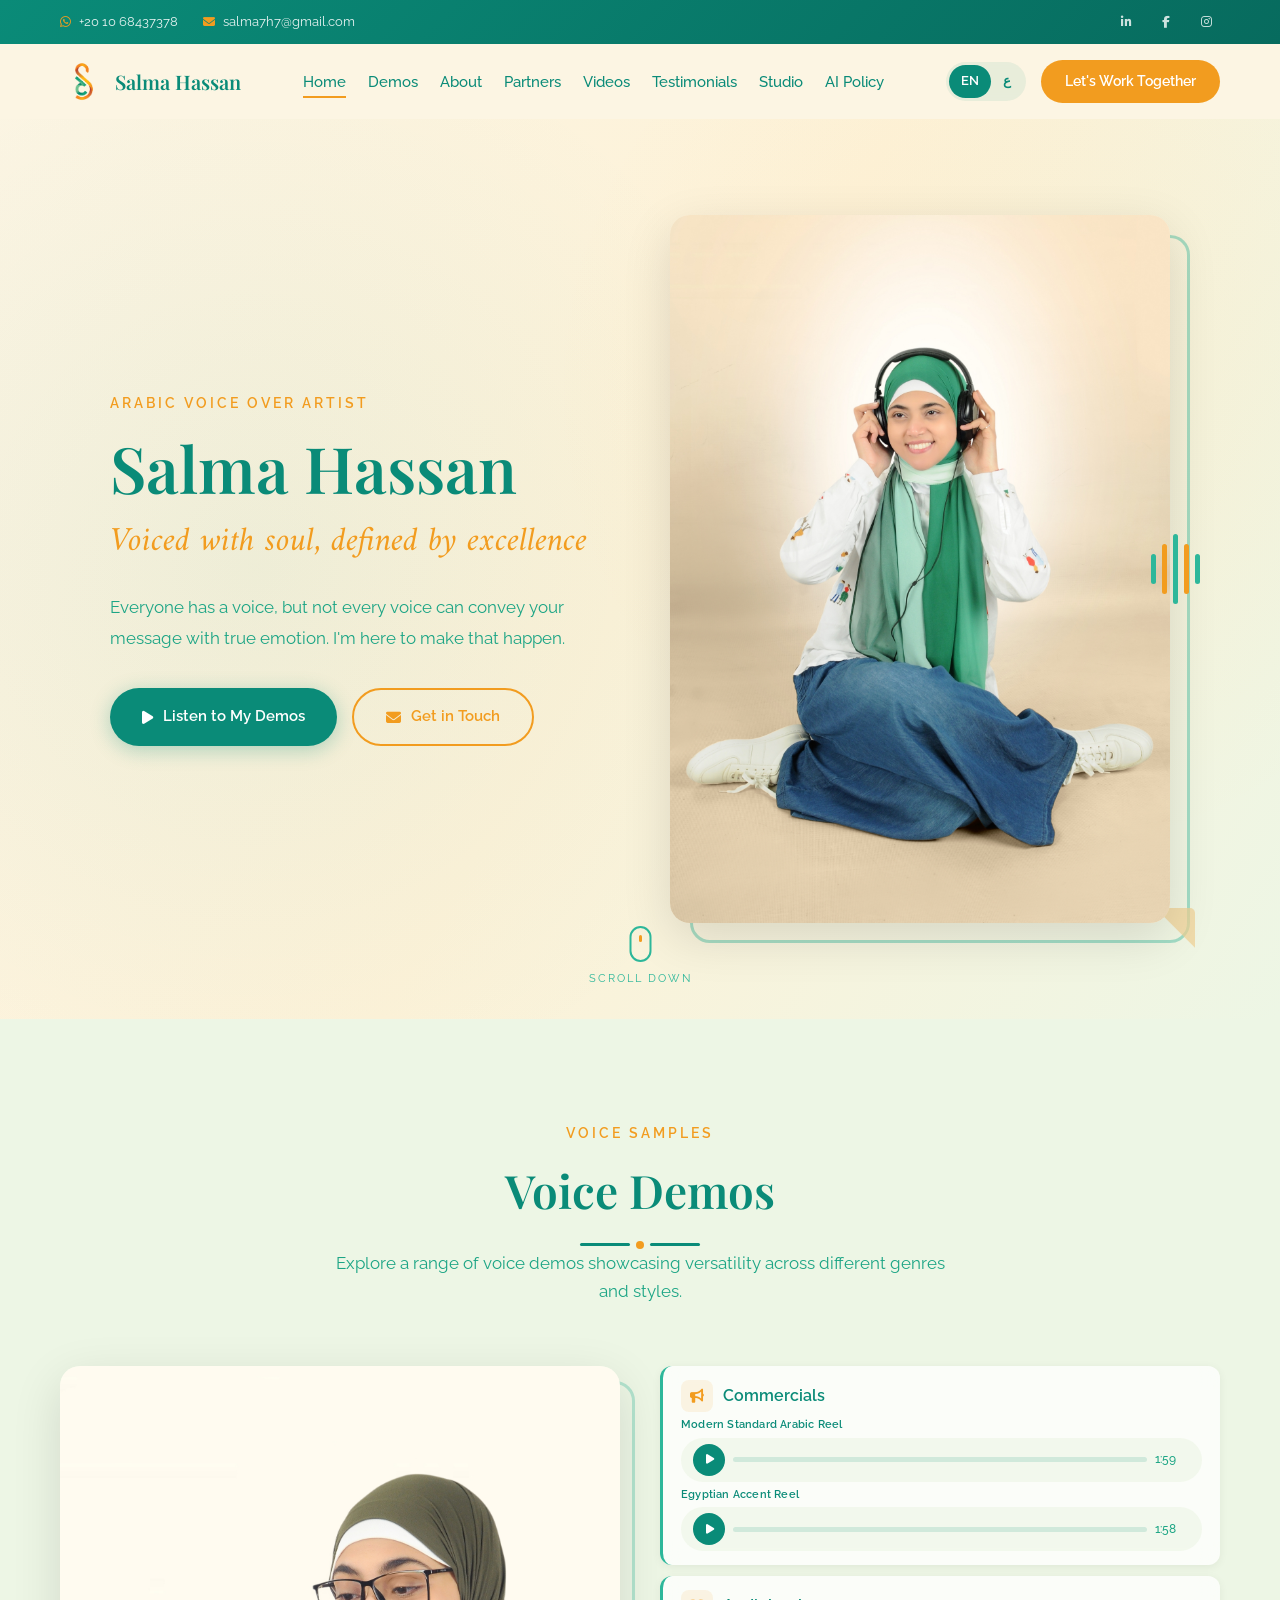
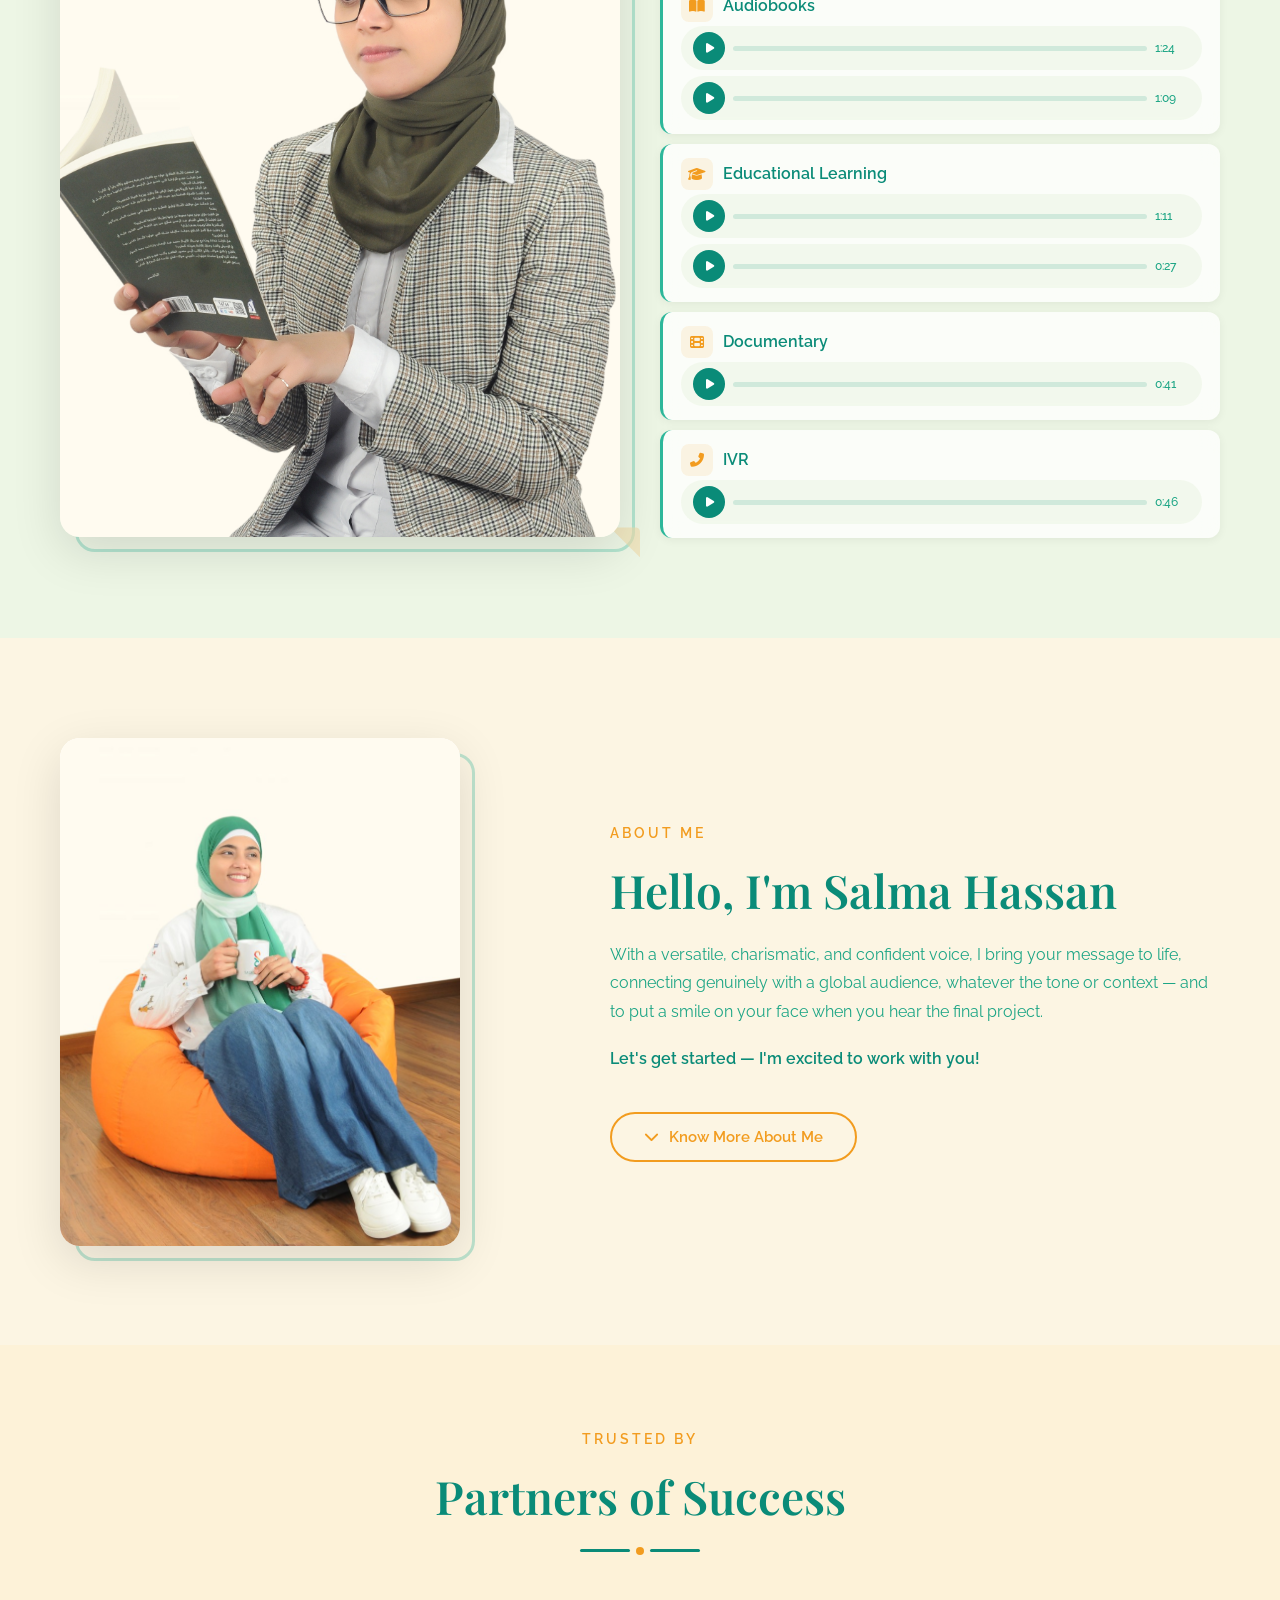
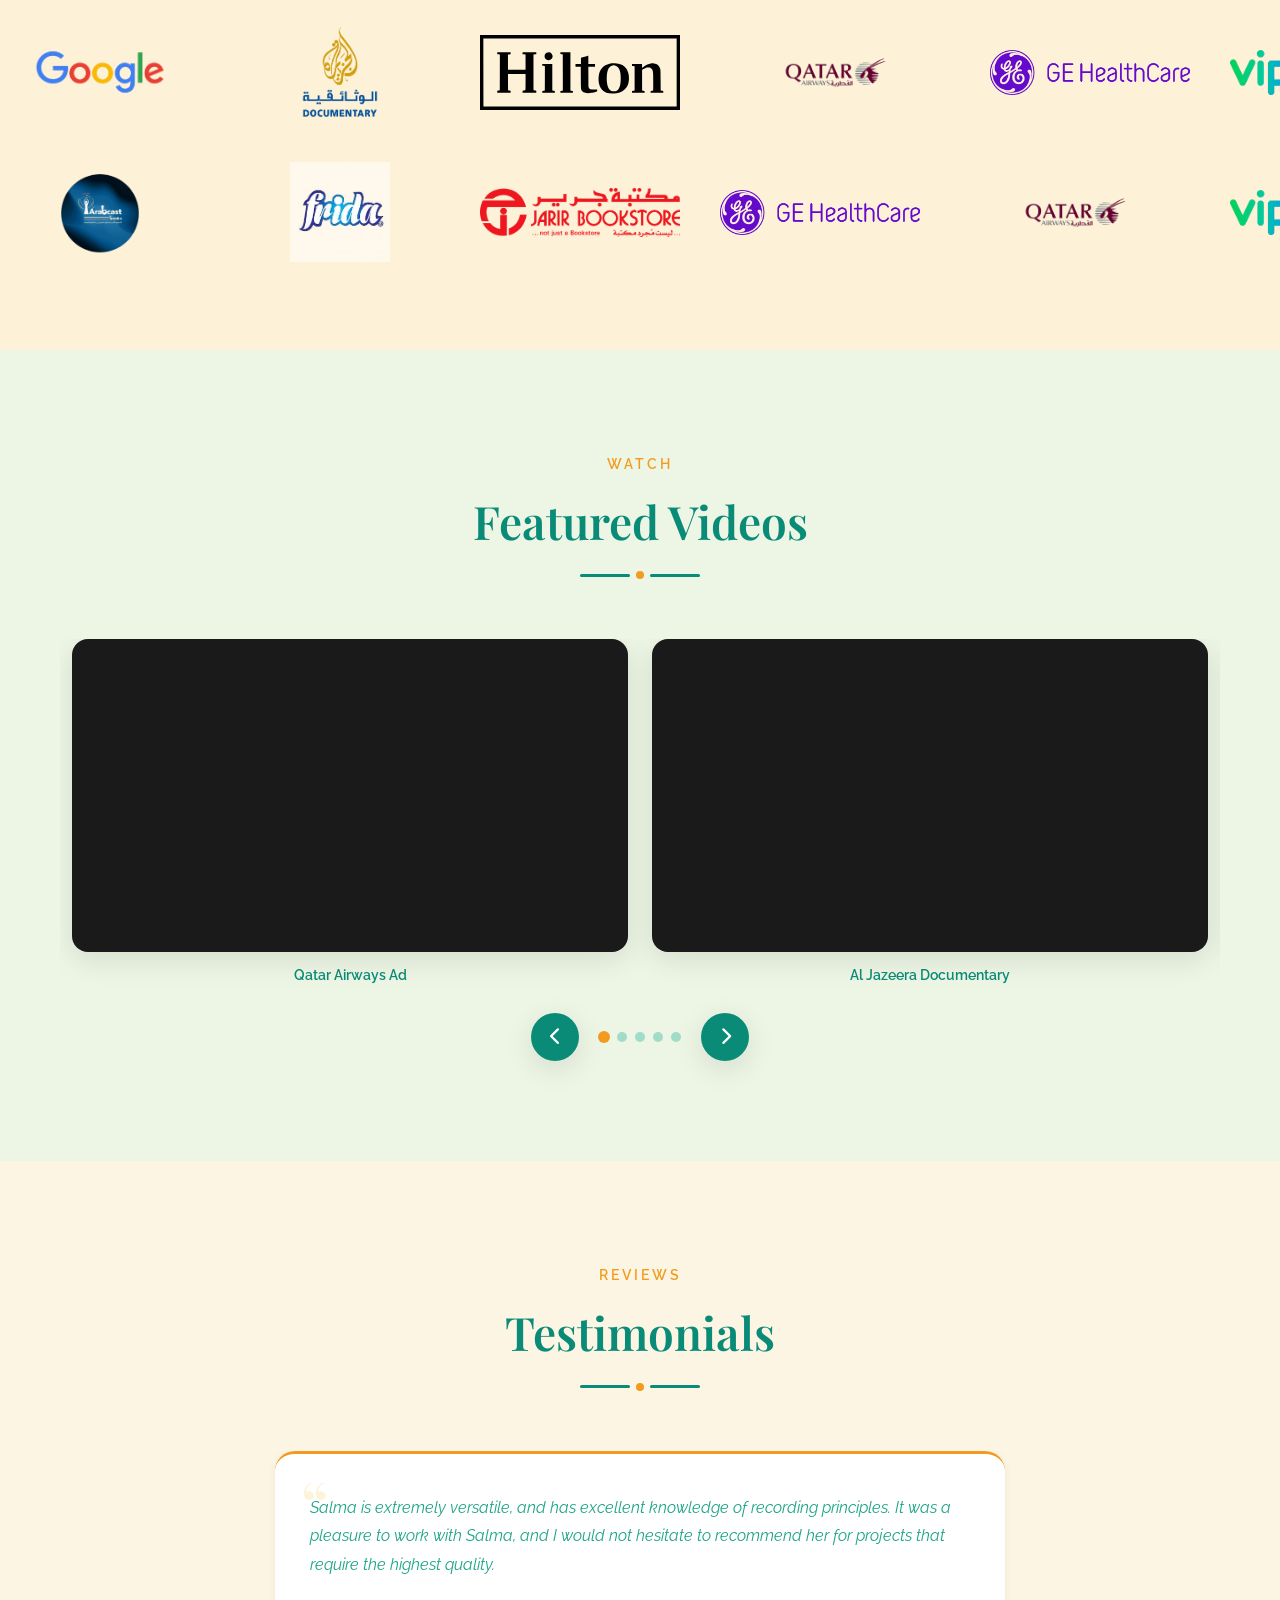
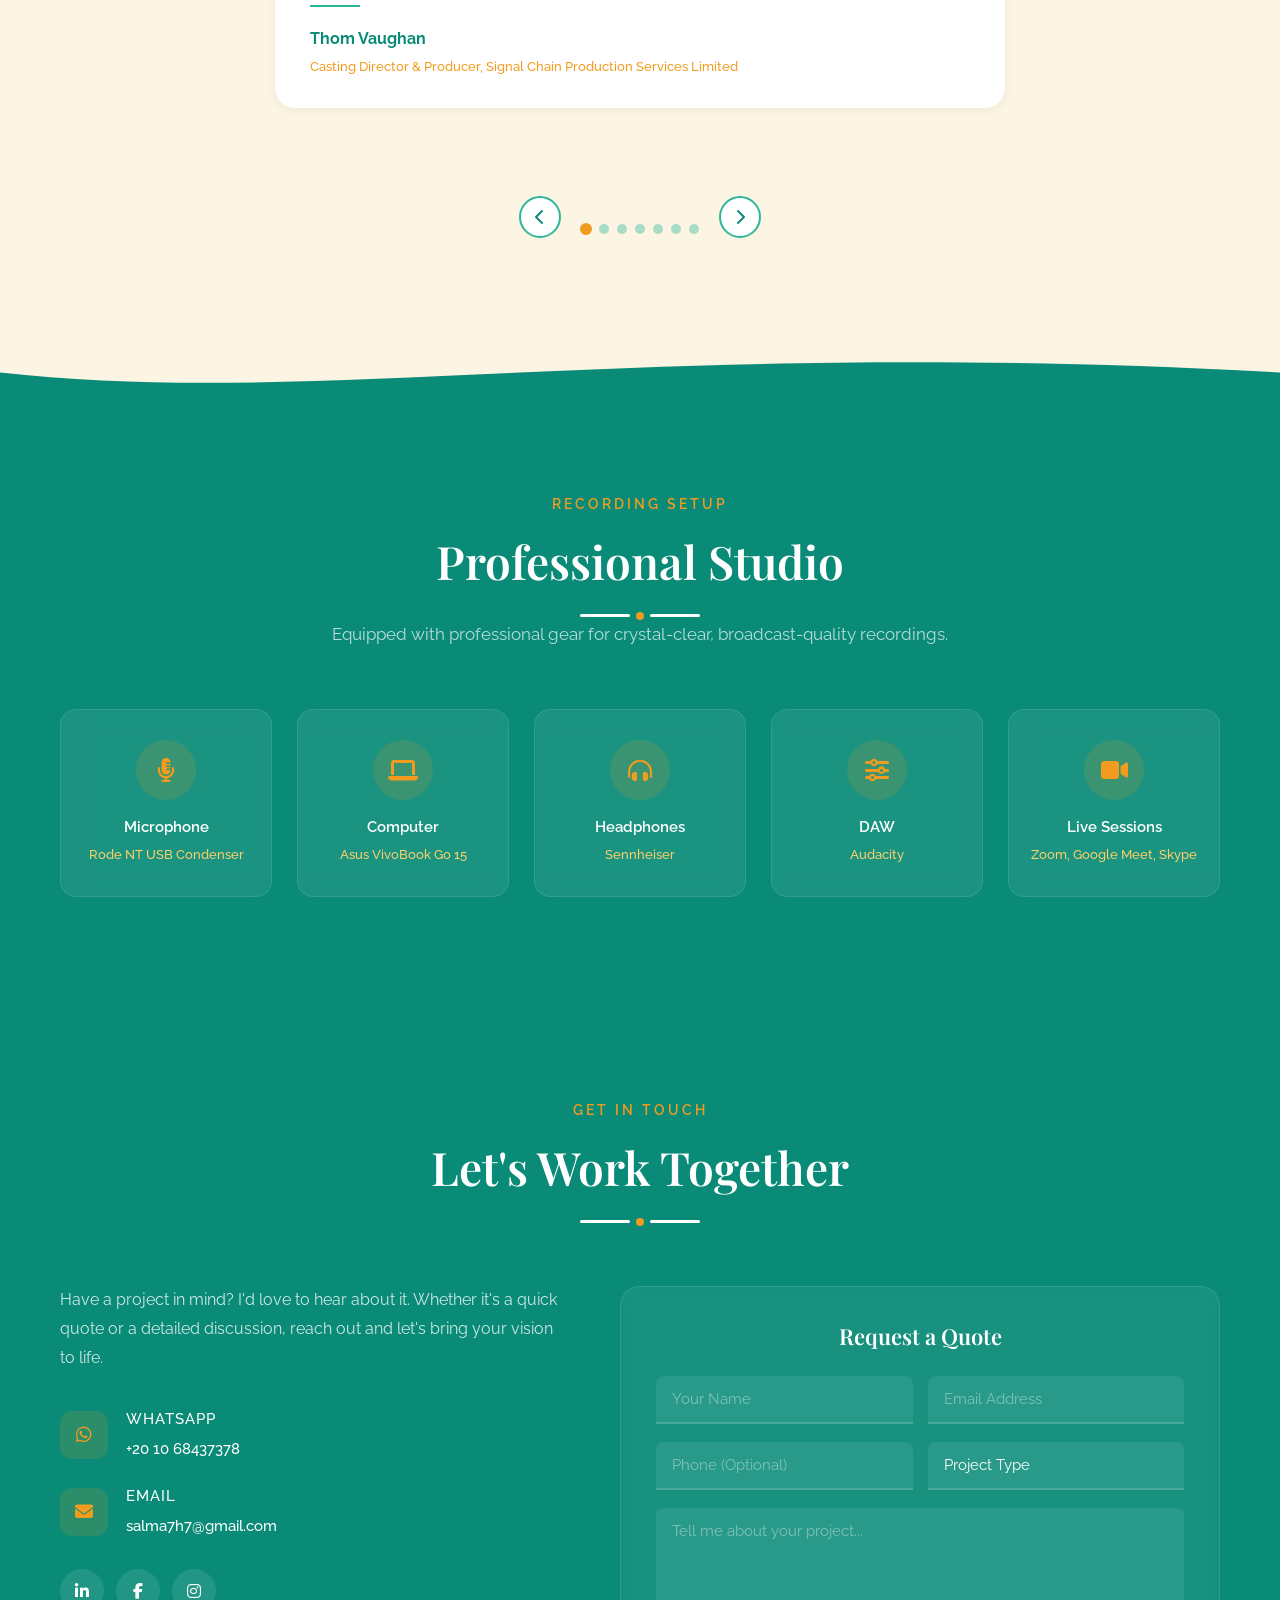
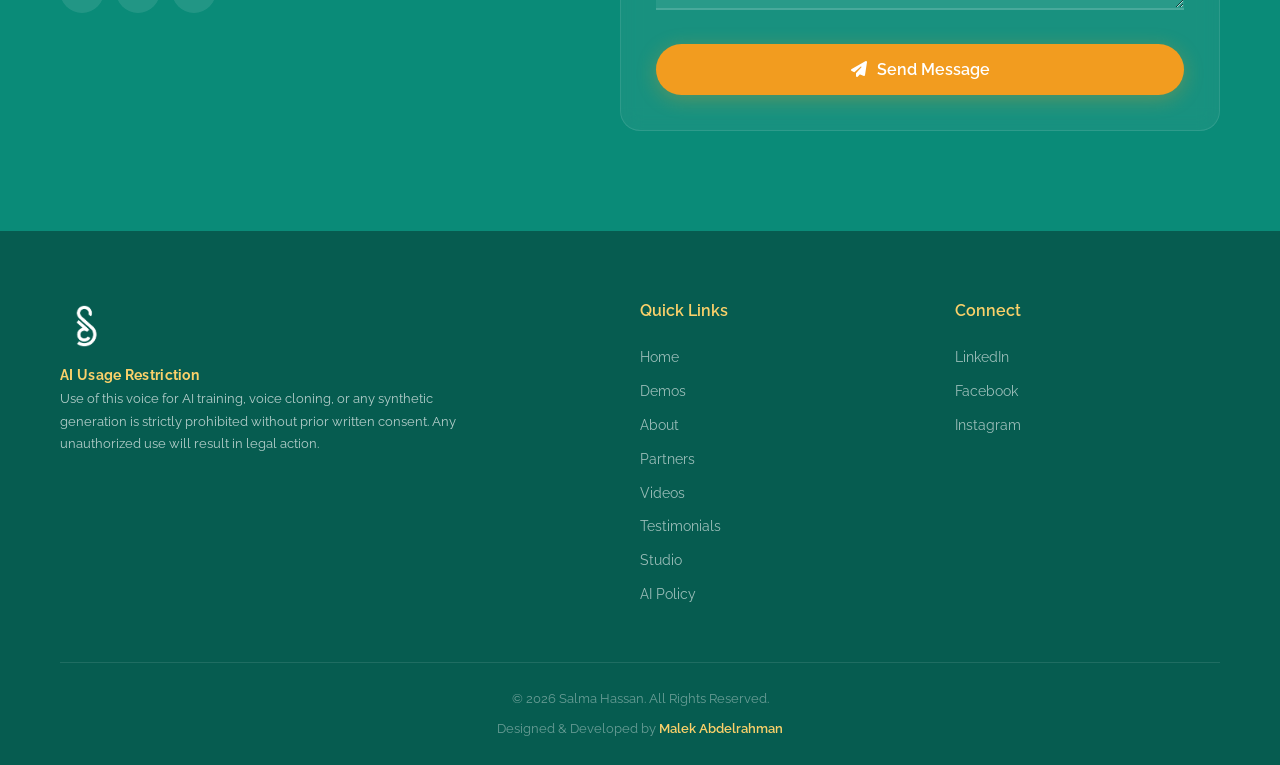
<file: index.html>
<!DOCTYPE html>
<html lang="en">
<head>
    <meta charset="UTF-8">
    <meta name="viewport" content="width=device-width, initial-scale=1.0">
    <title>Salma Hassan | Arabic Voice Over Artist</title>
    <meta name="description" content="Professional Arabic Voice Over Artist delivering versatile, charismatic recordings for commercials, audiobooks, IVR, e-learning, and more.">
    <link rel="icon" type="image/webp" href="Photos/Logos/Salma Hassan logo transparent webn.webp">
    <link rel="stylesheet" href="css/styles.css">
    <link rel="preconnect" href="https://fonts.googleapis.com">
    <link rel="preconnect" href="https://fonts.gstatic.com" crossorigin>
    <link href="https://fonts.googleapis.com/css2?family=Amiri:wght@400;700&family=Playfair+Display:ital,wght@0,400;0,500;0,600;0,700;1,400&family=Raleway:wght@300;400;500;600;700&display=swap" rel="stylesheet">
    <link rel="stylesheet" href="https://cdnjs.cloudflare.com/ajax/libs/font-awesome/6.5.1/css/all.min.css">
</head>
<body>

    <!-- Top Contact Bar -->
    <div class="top-bar">
        <div class="container top-bar-content">
            <div class="top-bar-left">
                <a href="https://wa.me/201068437378" target="_blank"><i class="fab fa-whatsapp"></i> +20 10 68437378</a>
                <a href="mailto:salma7h7@gmail.com"><i class="fas fa-envelope"></i> salma7h7@gmail.com</a>
            </div>
            <div class="top-bar-right">
                <a href="https://www.linkedin.com/in/salma-hassan-3964a21a2/" target="_blank" class="top-bar-social" aria-label="LinkedIn"><i class="fab fa-linkedin-in"></i></a>
                <a href="https://www.facebook.com/share/18Uwfep24c/" target="_blank" class="top-bar-social" aria-label="Facebook"><i class="fab fa-facebook-f"></i></a>
                <a href="https://www.instagram.com/salma.hassan.v.o?igsh=MW16YW9xbGtrcXVwOQ==" target="_blank" class="top-bar-social" aria-label="Instagram"><i class="fab fa-instagram"></i></a>
            </div>
        </div>
    </div>

    <!-- Navigation -->
    <nav class="navbar" id="navbar">
        <div class="nav-container">
            <a href="#home" class="nav-logo">
                <img src="Photos/Logos/Salma Hassan logo transparent webn.webp" alt="Salma Hassan Logo">
                <span class="nav-logo-name">Salma Hassan</span>
            </a>
            <ul class="nav-links" id="nav-links">
                <li><a href="#home" class="nav-link active">Home</a></li>
                <li><a href="#demos" class="nav-link">Demos</a></li>
                <li><a href="#about" class="nav-link">About</a></li>
                <li><a href="#partners" class="nav-link">Partners</a></li>
                <li><a href="#videos" class="nav-link">Videos</a></li>
                <li><a href="#testimonials" class="nav-link">Testimonials</a></li>
                <li><a href="#studio" class="nav-link">Studio</a></li>
                <li class="nav-contact-mobile"><a href="#contact" class="nav-link">Contact</a></li>
                <li><a href="#ai-policy" class="nav-link">AI Policy</a></li>
            </ul>
            <div class="nav-right">
                <div class="lang-toggle">
                    <a href="index.html" class="active">EN</a>
                    <a href="index-ar.html">ع</a>
                </div>
                <a href="#contact" class="nav-cta">Let's Work Together</a>
            </div>
            <button class="mobile-menu-btn" id="mobile-menu-btn" aria-label="Toggle menu">
                <span></span><span></span><span></span>
            </button>
        </div>
    </nav>

    <!-- Hero Section -->
    <section class="hero" id="home">
        <div class="hero-bg-pattern"></div>
        <div class="hero-content">
            <div class="hero-text">
                <p class="hero-subtitle">Arabic Voice Over Artist</p>
                <h1 class="hero-title">Salma Hassan</h1>
                <p class="hero-tagline">Voiced with soul, defined by excellence</p>
                <p class="hero-description">
                    Everyone has a voice, but not every voice can convey your message with true emotion. I'm here to make that happen.
                </p>
                <div class="hero-cta">
                    <a href="#demos" class="btn btn-primary"><i class="fas fa-play"></i> Listen to My Demos</a>
                    <a href="#contact" class="btn btn-secondary"><i class="fas fa-envelope"></i> Get in Touch</a>
                </div>
            </div>
            <div class="hero-visual">
                <div class="hero-image-container">
                    <div class="hero-photo-frame"></div>
                    <div class="hero-photo-wrapper">
                        <img src="Photos/New%20Photos/Salma%20Home.jpg" alt="Salma Hassan - Voice Over Artist" class="hero-photo">
                    </div>
                    <div class="wave-bars">
                        <div class="wave-bar"></div>
                        <div class="wave-bar"></div>
                        <div class="wave-bar"></div>
                        <div class="wave-bar"></div>
                        <div class="wave-bar"></div>
                    </div>
                </div>
            </div>
        </div>
        <div class="scroll-indicator">
            <div class="mouse"><div class="mouse-wheel"></div></div>
            <span>Scroll Down</span>
        </div>
    </section>

    <!-- Demos Section -->
    <section class="demos" id="demos">
        <div class="container">
            <div class="section-header">
                <span class="section-tag">Voice Samples</span>
                <h2 class="section-title">Voice Demos</h2>
                <div class="section-title-underline"><span class="line"></span><span class="dot"></span><span class="line"></span></div>
                <p class="section-description">Explore a range of voice demos showcasing versatility across different genres and styles.</p>
            </div>

            <div class="demos-layout">
                <div class="demos-photo animate-on-scroll">
                    <div class="demos-image-wrapper">
                        <div class="demos-frame"></div>
                        <img src="Photos/New%20Photos/Salma%20Demos.jpg" alt="Salma Hassan" class="demos-photo-img">
                    </div>
                </div>
                <div class="demos-stack">
                    <!-- Box 1: Commercials -->
                    <div class="demo-card animate-on-scroll">
                        <div class="demo-card-header">
                            <div class="demo-icon"><i class="fas fa-bullhorn"></i></div>
                            <h3>Commercials</h3>
                        </div>
                        <p class="demo-subtitle">Modern Standard Arabic Reel</p>
                        <div class="audio-player" data-src="Audios/Salma%20Hassan-modern%20standard%20reel%20.mp3">
                            <button class="play-btn" aria-label="Play"><i class="fas fa-play"></i></button>
                            <div class="progress-container"><div class="progress-bar"></div></div>
                            <span class="duration">0:00</span>
                        </div>
                        <p class="demo-subtitle">Egyptian Accent Reel</p>
                        <div class="audio-player" data-src="Audios/Salma%20Hassan-Egyptian%20accent%20reel.mp3">
                            <button class="play-btn" aria-label="Play"><i class="fas fa-play"></i></button>
                            <div class="progress-container"><div class="progress-bar"></div></div>
                            <span class="duration">0:00</span>
                        </div>
                    </div>

                    <!-- Box 2: Audiobooks -->
                    <div class="demo-card animate-on-scroll">
                        <div class="demo-card-header">
                            <div class="demo-icon"><i class="fas fa-book-open"></i></div>
                            <h3>Audiobooks</h3>
                        </div>
                        <div class="audio-player" data-src="Audios/audiobooks%20reel-100.mp3">
                            <button class="play-btn" aria-label="Play"><i class="fas fa-play"></i></button>
                            <div class="progress-container"><div class="progress-bar"></div></div>
                            <span class="duration">0:00</span>
                        </div>
                        <div class="audio-player" data-src="Audios/Childrens%20Audiobook%20Demo.mp3">
                            <button class="play-btn" aria-label="Play"><i class="fas fa-play"></i></button>
                            <div class="progress-container"><div class="progress-bar"></div></div>
                            <span class="duration">0:00</span>
                        </div>
                    </div>

                    <!-- Box 3: Educational Learning -->
                    <div class="demo-card animate-on-scroll">
                        <div class="demo-card-header">
                            <div class="demo-icon"><i class="fas fa-graduation-cap"></i></div>
                            <h3>Educational Learning</h3>
                        </div>
                        <div class="audio-player" data-src="Audios/Hilton.mp3">
                            <button class="play-btn" aria-label="Play"><i class="fas fa-play"></i></button>
                            <div class="progress-container"><div class="progress-bar"></div></div>
                            <span class="duration">0:00</span>
                        </div>
                        <div class="audio-player" data-src="Audios/e.learning%20panda.mp3">
                            <button class="play-btn" aria-label="Play"><i class="fas fa-play"></i></button>
                            <div class="progress-container"><div class="progress-bar"></div></div>
                            <span class="duration">0:00</span>
                        </div>
                    </div>

                    <!-- Box 4: Documentary -->
                    <div class="demo-card animate-on-scroll">
                        <div class="demo-card-header">
                            <div class="demo-icon"><i class="fas fa-film"></i></div>
                            <h3>Documentary</h3>
                        </div>
                        <div class="audio-player" data-src="Audios/Documentary%20new.mp3">
                            <button class="play-btn" aria-label="Play"><i class="fas fa-play"></i></button>
                            <div class="progress-container"><div class="progress-bar"></div></div>
                            <span class="duration">0:00</span>
                        </div>
                    </div>

                    <!-- Box 5: IVR -->
                    <div class="demo-card animate-on-scroll">
                        <div class="demo-card-header">
                            <div class="demo-icon"><i class="fas fa-phone-alt"></i></div>
                            <h3>IVR</h3>
                        </div>
                        <div class="audio-player" data-src="Audios/adem%20ivr-A.mp3">
                            <button class="play-btn" aria-label="Play"><i class="fas fa-play"></i></button>
                            <div class="progress-container"><div class="progress-bar"></div></div>
                            <span class="duration">0:00</span>
                        </div>
                    </div>
                </div>
            </div>
        </div>
    </section>

    <!-- About Section -->
    <section class="about" id="about">
        <div class="container">
            <div class="about-grid">
                <div class="about-image animate-on-scroll">
                    <div class="about-image-wrapper">
                        <div class="about-frame"></div>
                        <img src="Photos/New%20Photos/Salma%20About%20new.jpg" alt="Salma Hassan" class="about-photo">
                    </div>
                </div>
                <div class="about-content animate-on-scroll">
                    <span class="section-tag">About Me</span>
                    <h2 class="section-title">Hello, I'm Salma Hassan</h2>
                    <p class="about-text">
                        With a versatile, charismatic, and confident voice, I bring your message to life, connecting genuinely with a global audience, whatever the tone or context &mdash; and to put a smile on your face when you hear the final project.
                    </p>
                    <p class="about-text" style="font-weight:600; color: var(--teal-dark);">
                        Let's get started &mdash; I'm excited to work with you!
                    </p>

                    <div class="about-more-content">
                        <p class="about-text">
                            Hello! Thanks for stopping by. Let me share a little about my journey in Voice Over.
                        </p>
                        <p class="about-text">
                            For me, voiceover has never been just a job &mdash; it's been a passion and obsession since childhood. I practiced everywhere: at home, at school, on the street talking to myself, imagining reading ad scripts, or being a news anchor.
                        </p>
                        <p class="about-text">
                            Over the years, I took deliberate steps to turn my passion into a profession. Despite challenges, in 2016 I finally made it &mdash; my passion became my full-time career, and I began my journey as a professional voiceover artist.
                        </p>
                        <p class="about-text">
                            Since then, I've worked on a wide range of projects, including advertisements, audiobooks, IVR, animation, e-learning, and more. I've had the honor of collaborating with major international and local brands &mdash; and the journey continues!
                        </p>
                        <p class="about-text">
                            When we collaborate, you can trust that every project is crafted with passion and love, because what we do with heart is always the best.
                        </p>
                    </div>

                    <button class="btn btn-secondary btn-know-more">
                        <i class="fas fa-chevron-down"></i>
                        <span>Know More About Me</span>
                    </button>
                </div>
            </div>
        </div>
    </section>

    <!-- Partners Section -->
    <section class="partners" id="partners">
        <div class="container">
            <div class="section-header">
                <span class="section-tag">Trusted By</span>
                <h2 class="section-title">Partners of Success</h2>
                <div class="section-title-underline"><span class="line"></span><span class="dot"></span><span class="line"></span></div>
            </div>
        </div>
        <div class="partners-track-wrapper">
            <div class="partners-track">
                <img src="Photos/Partners%20Logos/google.png" alt="Google" class="partner-logo">
                <img src="Photos/Partners%20Logos/al-jazeera-documentary-logo.png" alt="Al Jazeera" class="partner-logo">
                <img src="Photos/Partners%20Logos/Hilton_Worldwide_logo.svg" alt="Hilton" class="partner-logo">
                <img src="Photos/Partners%20Logos/qatar%20airway.png" alt="Qatar Airways" class="partner-logo">
                <img src="Photos/Partners%20Logos/GE_HealthCare_logo_2023.png" alt="GE HealthCare" class="partner-logo">
                <img src="Photos/Partners%20Logos/shahid%20vip.png" alt="Shahid VIP" class="partner-logo">
                <img src="Photos/Partners%20Logos/storytel.png" alt="Storytel" class="partner-logo">
                <img src="Photos/Partners%20Logos/IFRC_logo_2020.png" alt="IFRC" class="partner-logo">
                <img src="Photos/Partners%20Logos/Cemex_logo.svg.png" alt="Cemex" class="partner-logo">
                <img src="Photos/Partners%20Logos/Kuwait_Petroleum_Corporation_Logo.svg.png" alt="Kuwait Petroleum" class="partner-logo">
                <img src="Photos/Partners%20Logos/Jarir_Bookstore_Logo.svg.png" alt="Jarir Bookstore" class="partner-logo">
                <img src="Photos/Partners%20Logos/saudi%20germany%20hospital.png" alt="Saudi German Hospital" class="partner-logo">
                <img src="Photos/Partners%20Logos/baheya.webp" alt="Baheya" class="partner-logo">
                <img src="Photos/Partners%20Logos/frida.png" alt="Frida" class="partner-logo">
                <img src="Photos/Partners%20Logos/noory-books-promo-code-logo-png-new.png" alt="Noory Books" class="partner-logo">
                <img src="Photos/Partners%20Logos/abgad.jpg" alt="ABGAD" class="partner-logo">
                <img src="Photos/Partners%20Logos/Alburouj.jpeg" alt="Al Burouj" class="partner-logo">
                <img src="Photos/Partners%20Logos/Aliaa.png" alt="Aliaa" class="partner-logo">
                <img src="Photos/Partners%20Logos/Arabcast.png" alt="Arabcast" class="partner-logo">
                <!-- Duplicate for seamless loop -->
                <img src="Photos/Partners%20Logos/google.png" alt="Google" class="partner-logo">
                <img src="Photos/Partners%20Logos/al-jazeera-documentary-logo.png" alt="Al Jazeera" class="partner-logo">
                <img src="Photos/Partners%20Logos/Hilton_Worldwide_logo.svg" alt="Hilton" class="partner-logo">
                <img src="Photos/Partners%20Logos/qatar%20airway.png" alt="Qatar Airways" class="partner-logo">
                <img src="Photos/Partners%20Logos/GE_HealthCare_logo_2023.png" alt="GE HealthCare" class="partner-logo">
                <img src="Photos/Partners%20Logos/shahid%20vip.png" alt="Shahid VIP" class="partner-logo">
                <img src="Photos/Partners%20Logos/storytel.png" alt="Storytel" class="partner-logo">
                <img src="Photos/Partners%20Logos/IFRC_logo_2020.png" alt="IFRC" class="partner-logo">
                <img src="Photos/Partners%20Logos/Cemex_logo.svg.png" alt="Cemex" class="partner-logo">
                <img src="Photos/Partners%20Logos/Kuwait_Petroleum_Corporation_Logo.svg.png" alt="Kuwait Petroleum" class="partner-logo">
                <img src="Photos/Partners%20Logos/Jarir_Bookstore_Logo.svg.png" alt="Jarir Bookstore" class="partner-logo">
                <img src="Photos/Partners%20Logos/saudi%20germany%20hospital.png" alt="Saudi German Hospital" class="partner-logo">
                <img src="Photos/Partners%20Logos/baheya.webp" alt="Baheya" class="partner-logo">
                <img src="Photos/Partners%20Logos/frida.png" alt="Frida" class="partner-logo">
                <img src="Photos/Partners%20Logos/noory-books-promo-code-logo-png-new.png" alt="Noory Books" class="partner-logo">
                <img src="Photos/Partners%20Logos/abgad.jpg" alt="ABGAD" class="partner-logo">
                <img src="Photos/Partners%20Logos/Alburouj.jpeg" alt="Al Burouj" class="partner-logo">
                <img src="Photos/Partners%20Logos/Aliaa.png" alt="Aliaa" class="partner-logo">
                <img src="Photos/Partners%20Logos/Arabcast.png" alt="Arabcast" class="partner-logo">
            </div>
        </div>
        <div class="partners-track-wrapper" style="margin-top:25px;">
            <div class="partners-track partners-track-reverse">
                <!-- Rotated order so both rows show different logos at once -->
                <img src="Photos/Partners%20Logos/Cemex_logo.svg.png" alt="Cemex" class="partner-logo">
                <img src="Photos/Partners%20Logos/Kuwait_Petroleum_Corporation_Logo.svg.png" alt="Kuwait Petroleum" class="partner-logo">
                <img src="Photos/Partners%20Logos/Jarir_Bookstore_Logo.svg.png" alt="Jarir Bookstore" class="partner-logo">
                <img src="Photos/Partners%20Logos/saudi%20germany%20hospital.png" alt="Saudi German Hospital" class="partner-logo">
                <img src="Photos/Partners%20Logos/baheya.webp" alt="Baheya" class="partner-logo">
                <img src="Photos/Partners%20Logos/frida.png" alt="Frida" class="partner-logo">
                <img src="Photos/Partners%20Logos/noory-books-promo-code-logo-png-new.png" alt="Noory Books" class="partner-logo">
                <img src="Photos/Partners%20Logos/abgad.jpg" alt="ABGAD" class="partner-logo">
                <img src="Photos/Partners%20Logos/Alburouj.jpeg" alt="Al Burouj" class="partner-logo">
                <img src="Photos/Partners%20Logos/Aliaa.png" alt="Aliaa" class="partner-logo">
                <img src="Photos/Partners%20Logos/Arabcast.png" alt="Arabcast" class="partner-logo">
                <img src="Photos/Partners%20Logos/google.png" alt="Google" class="partner-logo">
                <img src="Photos/Partners%20Logos/al-jazeera-documentary-logo.png" alt="Al Jazeera" class="partner-logo">
                <img src="Photos/Partners%20Logos/Hilton_Worldwide_logo.svg" alt="Hilton" class="partner-logo">
                <img src="Photos/Partners%20Logos/qatar%20airway.png" alt="Qatar Airways" class="partner-logo">
                <img src="Photos/Partners%20Logos/GE_HealthCare_logo_2023.png" alt="GE HealthCare" class="partner-logo">
                <img src="Photos/Partners%20Logos/shahid%20vip.png" alt="Shahid VIP" class="partner-logo">
                <img src="Photos/Partners%20Logos/storytel.png" alt="Storytel" class="partner-logo">
                <img src="Photos/Partners%20Logos/IFRC_logo_2020.png" alt="IFRC" class="partner-logo">
                <!-- Duplicate -->
                <img src="Photos/Partners%20Logos/Cemex_logo.svg.png" alt="Cemex" class="partner-logo">
                <img src="Photos/Partners%20Logos/Kuwait_Petroleum_Corporation_Logo.svg.png" alt="Kuwait Petroleum" class="partner-logo">
                <img src="Photos/Partners%20Logos/Jarir_Bookstore_Logo.svg.png" alt="Jarir Bookstore" class="partner-logo">
                <img src="Photos/Partners%20Logos/saudi%20germany%20hospital.png" alt="Saudi German Hospital" class="partner-logo">
                <img src="Photos/Partners%20Logos/baheya.webp" alt="Baheya" class="partner-logo">
                <img src="Photos/Partners%20Logos/frida.png" alt="Frida" class="partner-logo">
                <img src="Photos/Partners%20Logos/noory-books-promo-code-logo-png-new.png" alt="Noory Books" class="partner-logo">
                <img src="Photos/Partners%20Logos/abgad.jpg" alt="ABGAD" class="partner-logo">
                <img src="Photos/Partners%20Logos/Alburouj.jpeg" alt="Al Burouj" class="partner-logo">
                <img src="Photos/Partners%20Logos/Aliaa.png" alt="Aliaa" class="partner-logo">
                <img src="Photos/Partners%20Logos/Arabcast.png" alt="Arabcast" class="partner-logo">
                <img src="Photos/Partners%20Logos/google.png" alt="Google" class="partner-logo">
                <img src="Photos/Partners%20Logos/al-jazeera-documentary-logo.png" alt="Al Jazeera" class="partner-logo">
                <img src="Photos/Partners%20Logos/Hilton_Worldwide_logo.svg" alt="Hilton" class="partner-logo">
                <img src="Photos/Partners%20Logos/qatar%20airway.png" alt="Qatar Airways" class="partner-logo">
                <img src="Photos/Partners%20Logos/GE_HealthCare_logo_2023.png" alt="GE HealthCare" class="partner-logo">
                <img src="Photos/Partners%20Logos/shahid%20vip.png" alt="Shahid VIP" class="partner-logo">
                <img src="Photos/Partners%20Logos/storytel.png" alt="Storytel" class="partner-logo">
                <img src="Photos/Partners%20Logos/IFRC_logo_2020.png" alt="IFRC" class="partner-logo">
            </div>
        </div>
    </section>

    <!-- Videos Section -->
    <section class="videos" id="videos">
        <div class="container">
            <div class="section-header">
                <span class="section-tag">Watch</span>
                <h2 class="section-title">Featured Videos</h2>
                <div class="section-title-underline"><span class="line"></span><span class="dot"></span><span class="line"></span></div>
            </div>

            <div class="video-carousel">
                <div class="video-carousel-track">
                    <div class="video-slide">
                        <div class="video-wrapper"><iframe src="https://www.youtube.com/embed/AIhhcnn_bWg?enablejsapi=1" title="Qatar Airways Ad" allow="accelerometer; autoplay; clipboard-write; encrypted-media; gyroscope; picture-in-picture" allowfullscreen></iframe></div>
                        <p class="video-title">Qatar Airways Ad</p>
                    </div>
                    <div class="video-slide">
                        <div class="video-wrapper"><iframe src="https://www.youtube.com/embed/2ky1parJb24?enablejsapi=1" title="Al Jazeera Documentary" allow="accelerometer; autoplay; clipboard-write; encrypted-media; gyroscope; picture-in-picture" allowfullscreen></iframe></div>
                        <p class="video-title">Al Jazeera Documentary</p>
                    </div>
                    <div class="video-slide">
                        <div class="video-wrapper"><iframe src="https://www.youtube.com/embed/jszeJOA5jzE?enablejsapi=1" title="GE HealthCare Ad" allow="accelerometer; autoplay; clipboard-write; encrypted-media; gyroscope; picture-in-picture" allowfullscreen></iframe></div>
                        <p class="video-title">GE HealthCare Ad</p>
                    </div>
                    <div class="video-slide">
                        <div class="video-wrapper"><iframe src="https://www.youtube.com/embed/BLI_-acqqZc?enablejsapi=1" title="Saudi German Hospital Ad" allow="accelerometer; autoplay; clipboard-write; encrypted-media; gyroscope; picture-in-picture" allowfullscreen></iframe></div>
                        <p class="video-title">Saudi German Hospital Ad</p>
                    </div>
                    <div class="video-slide">
                        <div class="video-wrapper"><iframe src="https://www.youtube.com/embed/oa2XGfgFMuU?enablejsapi=1" title="Frida Ad" allow="accelerometer; autoplay; clipboard-write; encrypted-media; gyroscope; picture-in-picture" allowfullscreen></iframe></div>
                        <p class="video-title">Frida Ad</p>
                    </div>
                    <div class="video-slide">
                        <div class="video-wrapper"><iframe src="https://www.youtube.com/embed/zfyzoABon4I?enablejsapi=1" title="CEMEX Ad" allow="accelerometer; autoplay; clipboard-write; encrypted-media; gyroscope; picture-in-picture" allowfullscreen></iframe></div>
                        <p class="video-title">CEMEX Ad</p>
                    </div>
                    <div class="video-slide">
                        <div class="video-wrapper"><iframe src="https://www.youtube.com/embed/lE1j2lV2Thk?enablejsapi=1" title="Bahia Org. Ad" allow="accelerometer; autoplay; clipboard-write; encrypted-media; gyroscope; picture-in-picture" allowfullscreen></iframe></div>
                        <p class="video-title">Bahia Org. Ad</p>
                    </div>
                    <div class="video-slide">
                        <div class="video-wrapper"><iframe src="https://www.youtube.com/embed/GdQX8XdrbKg?enablejsapi=1" title="Noor in Tayebeen Village - Mina" allow="accelerometer; autoplay; clipboard-write; encrypted-media; gyroscope; picture-in-picture" allowfullscreen></iframe></div>
                        <p class="video-title">Noor in Tayebeen Village &ndash; Mina</p>
                    </div>
                    <div class="video-slide">
                        <div class="video-wrapper"><iframe src="https://drive.google.com/file/d/16RRGTKXmjdVxPTLy8SoNNJCpAv2tZAFZ/preview" title="Flash - Fares Role" allow="accelerometer; autoplay; clipboard-write; encrypted-media; gyroscope; picture-in-picture" allowfullscreen></iframe></div>
                        <p class="video-title">Flash &ndash; Fares Role</p>
                    </div>
                    <div class="video-slide">
                        <div class="video-wrapper"><iframe src="https://www.youtube.com/embed/tyRkMZ1q4xo?enablejsapi=1" title="Wonder Planet - Farawla and Senses" allow="accelerometer; autoplay; clipboard-write; encrypted-media; gyroscope; picture-in-picture" allowfullscreen></iframe></div>
                        <p class="video-title">Wonder Planet &ndash; Farawla &amp; Senses</p>
                    </div>
                </div>
            </div>
            <div class="video-nav">
                <button class="carousel-arrow prev" aria-label="Previous"><i class="fas fa-chevron-left"></i></button>
                <div class="carousel-dots"></div>
                <button class="carousel-arrow next" aria-label="Next"><i class="fas fa-chevron-right"></i></button>
            </div>
        </div>
    </section>

    <!-- Testimonials Section -->
    <section class="testimonials" id="testimonials">
        <div class="container">
            <div class="section-header">
                <span class="section-tag">Reviews</span>
                <h2 class="section-title">Testimonials</h2>
                <div class="section-title-underline"><span class="line"></span><span class="dot"></span><span class="line"></span></div>
            </div>

            <div class="testimonial-carousel">
                <div class="testimonial-track">
                    <div class="testimonial-slide">
                        <div class="testimonial-card">
                            <span class="testimonial-quote">&ldquo;</span>
                            <p class="testimonial-text">Salma is extremely versatile, and has excellent knowledge of recording principles. It was a pleasure to work with Salma, and I would not hesitate to recommend her for projects that require the highest quality.</p>
                            <div class="testimonial-divider"></div>
                            <p class="testimonial-author">Thom Vaughan</p>
                            <p class="testimonial-role">Casting Director &amp; Producer, Signal Chain Production Services Limited</p>
                        </div>
                    </div>
                    <div class="testimonial-slide">
                        <div class="testimonial-card">
                            <span class="testimonial-quote">&ldquo;</span>
                            <p class="testimonial-text">I had the pleasure of working with Miss Salma Hassan on an extensive Arabic voiceover project. Salma showed a fantastic professional approach to this high calibre project. She was always on time, always well prepared. I can wholeheartedly recommend Salma for any voice over projects.</p>
                            <div class="testimonial-divider"></div>
                            <p class="testimonial-author">Camilla Grevstad Laxton</p>
                            <p class="testimonial-role">Company Director &amp; Audio Producer</p>
                        </div>
                    </div>
                    <div class="testimonial-slide">
                        <div class="testimonial-card">
                            <span class="testimonial-quote">&ldquo;</span>
                            <p class="testimonial-text">Working with Salma is a true luxury within reach. She recorded projects for us for the Hilton Hotels Business Program, and other well known brands, and her level of professionalism and commitment has been excellent. Her performances are always fast, flawless, and of high vocal and technical quality. Working with Salma is synonymous with success!</p>
                            <div class="testimonial-divider"></div>
                            <p class="testimonial-author">Dani Carrasco</p>
                            <p class="testimonial-role">CEO at DVO</p>
                        </div>
                    </div>
                    <div class="testimonial-slide">
                        <div class="testimonial-card">
                            <span class="testimonial-quote">&ldquo;</span>
                            <p class="testimonial-text">We had a wonderful and special experience with the creative narrator Salma Hassan. Salma is distinguished by professional and high service, splendid performance, the beauty of voice and quality, the ability to change voices, and interesting interaction with texts.</p>
                            <div class="testimonial-divider"></div>
                            <p class="testimonial-author">Abbas Abbas</p>
                            <p class="testimonial-role">Founder &amp; General Manager, Arab Cast Library</p>
                        </div>
                    </div>
                    <div class="testimonial-slide">
                        <div class="testimonial-card">
                            <span class="testimonial-quote">&ldquo;</span>
                            <p class="testimonial-text">I'm very pleased to work with a great voice over talent such as Salma. She is very professional with an amazing voice. I'm completely satisfied with the final output.</p>
                            <div class="testimonial-divider"></div>
                            <p class="testimonial-author">Mohammed Kamal</p>
                            <p class="testimonial-role">CEO &amp; Founder, Creatova</p>
                        </div>
                    </div>
                    <div class="testimonial-slide">
                        <div class="testimonial-card">
                            <span class="testimonial-quote">&ldquo;</span>
                            <p class="testimonial-text">She is always on time, with her unending enthusiasm, her passion rising like the waves of the sea. Salma is very professional and committed, I worked with her more than once, and she never let me down either in quality or timing.</p>
                            <div class="testimonial-divider"></div>
                            <p class="testimonial-author">Mahmoud Juma Al-Areni</p>
                            <p class="testimonial-role">Advertising Writer &amp; Director</p>
                        </div>
                    </div>
                    <div class="testimonial-slide">
                        <div class="testimonial-card">
                            <span class="testimonial-quote">&ldquo;</span>
                            <p class="testimonial-text">I absolutely love working with Salma! She is a powerhouse in the VO booth. Her dedication and love for the craft are evident in every line she records. She has a unique ability to switch between characters seamlessly, bringing a skillful touch to each one. From her amazing performance as Frawla to everything else we've tackled, she puts her whole heart into the work. If you need a VO who breathes life into a script, Salma is the one!</p>
                            <div class="testimonial-divider"></div>
                            <p class="testimonial-author">Weaam Ahmed</p>
                            <p class="testimonial-role">Author &amp; Owner at Alia Publishing House</p>
                        </div>
                    </div>
                </div>
            </div>
            <div class="testimonial-nav">
                <button class="testimonial-arrow prev-test" aria-label="Previous"><i class="fas fa-chevron-left"></i></button>
                <div class="carousel-dots"></div>
                <button class="testimonial-arrow next-test" aria-label="Next"><i class="fas fa-chevron-right"></i></button>
            </div>
        </div>
    </section>

    <!-- Studio Section -->
    <svg class="wave-divider" viewBox="0 0 1440 60" preserveAspectRatio="none" xmlns="http://www.w3.org/2000/svg"><path d="M0,40 C360,80 720,0 1440,40 L1440,60 L0,60 Z" fill="#0A8B78"/></svg>
    <section class="studio" id="studio">
        <div class="container">
            <div class="section-header">
                <span class="section-tag">Recording Setup</span>
                <h2 class="section-title">Professional Studio</h2>
                <div class="section-title-underline"><span class="line" style="background:var(--white)"></span><span class="dot"></span><span class="line" style="background:var(--white)"></span></div>
                <p class="section-description">Equipped with professional gear for crystal-clear, broadcast-quality recordings.</p>
            </div>
            <div class="studio-grid">
                <div class="studio-card animate-on-scroll">
                    <div class="studio-card-icon"><i class="fas fa-microphone-alt"></i></div>
                    <h4>Microphone</h4>
                    <p>Rode NT USB Condenser</p>
                </div>
                <div class="studio-card animate-on-scroll">
                    <div class="studio-card-icon"><i class="fas fa-laptop"></i></div>
                    <h4>Computer</h4>
                    <p>Asus VivoBook Go 15</p>
                </div>
                <div class="studio-card animate-on-scroll">
                    <div class="studio-card-icon"><i class="fas fa-headphones-alt"></i></div>
                    <h4>Headphones</h4>
                    <p>Sennheiser</p>
                </div>
                <div class="studio-card animate-on-scroll">
                    <div class="studio-card-icon"><i class="fas fa-sliders-h"></i></div>
                    <h4>DAW</h4>
                    <p>Audacity</p>
                </div>
                <div class="studio-card animate-on-scroll">
                    <div class="studio-card-icon"><i class="fas fa-video"></i></div>
                    <h4>Live Sessions</h4>
                    <p>Zoom, Google Meet, Skype</p>
                </div>
            </div>
        </div>
    </section>
    <!-- Contact Section -->
    <section class="contact" id="contact">
        <div class="container">
            <div class="section-header">
                <span class="section-tag">Get in Touch</span>
                <h2 class="section-title">Let's Work Together</h2>
                <div class="section-title-underline"><span class="line" style="background:var(--white)"></span><span class="dot"></span><span class="line" style="background:var(--white)"></span></div>
            </div>
            <div class="contact-grid">
                <div class="contact-info animate-on-scroll">
                    <p class="contact-intro">Have a project in mind? I'd love to hear about it. Whether it's a quick quote or a detailed discussion, reach out and let's bring your vision to life.</p>
                    <div class="contact-item">
                        <div class="contact-icon"><i class="fab fa-whatsapp"></i></div>
                        <div>
                            <p class="contact-item-label">WhatsApp</p>
                            <a href="https://wa.me/201068437378" target="_blank">+20 10 68437378</a>
                        </div>
                    </div>
                    <div class="contact-item">
                        <div class="contact-icon"><i class="fas fa-envelope"></i></div>
                        <div>
                            <p class="contact-item-label">Email</p>
                            <a href="mailto:salma7h7@gmail.com">salma7h7@gmail.com</a>
                        </div>
                    </div>
                    <div class="contact-social">
                        <a href="https://www.linkedin.com/in/salma-hassan-3964a21a2/" target="_blank" class="contact-social-link" aria-label="LinkedIn"><i class="fab fa-linkedin-in"></i></a>
                        <a href="https://www.facebook.com/share/18Uwfep24c/" target="_blank" class="contact-social-link" aria-label="Facebook"><i class="fab fa-facebook-f"></i></a>
                        <a href="https://www.instagram.com/salma.hassan.v.o?igsh=MW16YW9xbGtrcXVwOQ==" target="_blank" class="contact-social-link" aria-label="Instagram"><i class="fab fa-instagram"></i></a>
                    </div>
                </div>

                <div class="contact-form-container animate-on-scroll">
                    <form class="contact-form" id="contact-form" action="https://formspree.io/f/mgorlonk" method="POST">
                        <h3>Request a Quote</h3>
                        <div class="form-row">
                            <div class="form-group">
                                <input type="text" name="name" required placeholder="Your Name">
                            </div>
                            <div class="form-group">
                                <input type="email" name="email" required placeholder="Email Address">
                            </div>
                        </div>
                        <div class="form-row">
                            <div class="form-group">
                                <input type="tel" name="phone" placeholder="Phone (Optional)">
                            </div>
                            <div class="form-group">
                                <select name="project-type" required>
                                    <option value="" disabled selected>Project Type</option>
                                    <option value="Commercial">Commercial</option>
                                    <option value="Audiobook">Audiobook</option>
                                    <option value="IVR">IVR / Phone System</option>
                                    <option value="E-Learning">E-Learning</option>
                                    <option value="Animation">Animation / Dubbing</option>
                                    <option value="Documentary">Documentary</option>
                                    <option value="Other">Other</option>
                                </select>
                            </div>
                        </div>
                        <div class="form-group">
                            <textarea name="message" rows="4" required placeholder="Tell me about your project..."></textarea>
                        </div>
                        <input type="text" name="_gotcha" style="display:none">
                        <input type="hidden" name="_subject" value="New Quote Request from Salma Hassan Portfolio">
                        <input type="hidden" name="_next" value="?success=true">
                        <button type="submit" class="btn btn-orange">
                            <i class="fas fa-paper-plane"></i> Send Message
                        </button>
                    </form>
                </div>
            </div>
        </div>
    </section>

    <!-- Footer -->
    <footer class="footer">
        <div class="container">
            <div class="footer-content">
                <div class="footer-brand" id="ai-policy">
                    <img src="Photos/Logos/Salma Hassan logo transparent webn.webp" alt="Salma Hassan Logo">
                    <div class="ai-policy">
                        <h5>AI Usage Restriction</h5>
                        <p>Use of this voice for AI training, voice cloning, or any synthetic generation is strictly prohibited without prior written consent. Any unauthorized use will result in legal action.</p>
                    </div>
                </div>
                <div class="footer-links">
                    <h4>Quick Links</h4>
                    <ul>
                        <li><a href="#home">Home</a></li>
                        <li><a href="#demos">Demos</a></li>
                        <li><a href="#about">About</a></li>
                        <li><a href="#partners">Partners</a></li>
                        <li><a href="#videos">Videos</a></li>
                        <li><a href="#testimonials">Testimonials</a></li>
                        <li><a href="#studio">Studio</a></li>
                        <li><a href="#ai-policy">AI Policy</a></li>
                    </ul>
                </div>
                <div class="footer-links">
                    <h4>Connect</h4>
                    <ul>
                        <li><a href="https://www.linkedin.com/in/salma-hassan-3964a21a2/" target="_blank">LinkedIn</a></li>
                        <li><a href="https://www.facebook.com/share/18Uwfep24c/" target="_blank">Facebook</a></li>
                        <li><a href="https://www.instagram.com/salma.hassan.v.o?igsh=MW16YW9xbGtrcXVwOQ==" target="_blank">Instagram</a></li>
                    </ul>
                </div>
            </div>
            <div class="footer-bottom">
                <p>&copy; 2026 Salma Hassan. All Rights Reserved.</p>
                <p class="footer-credit">Designed &amp; Developed by <a href="https://malek-abdelrahman-hassan.github.io/" target="_blank">Malek Abdelrahman</a></p>
            </div>
        </div>
    </footer>

    <script src="js/script.js"></script>
</body>
</html>
</file>
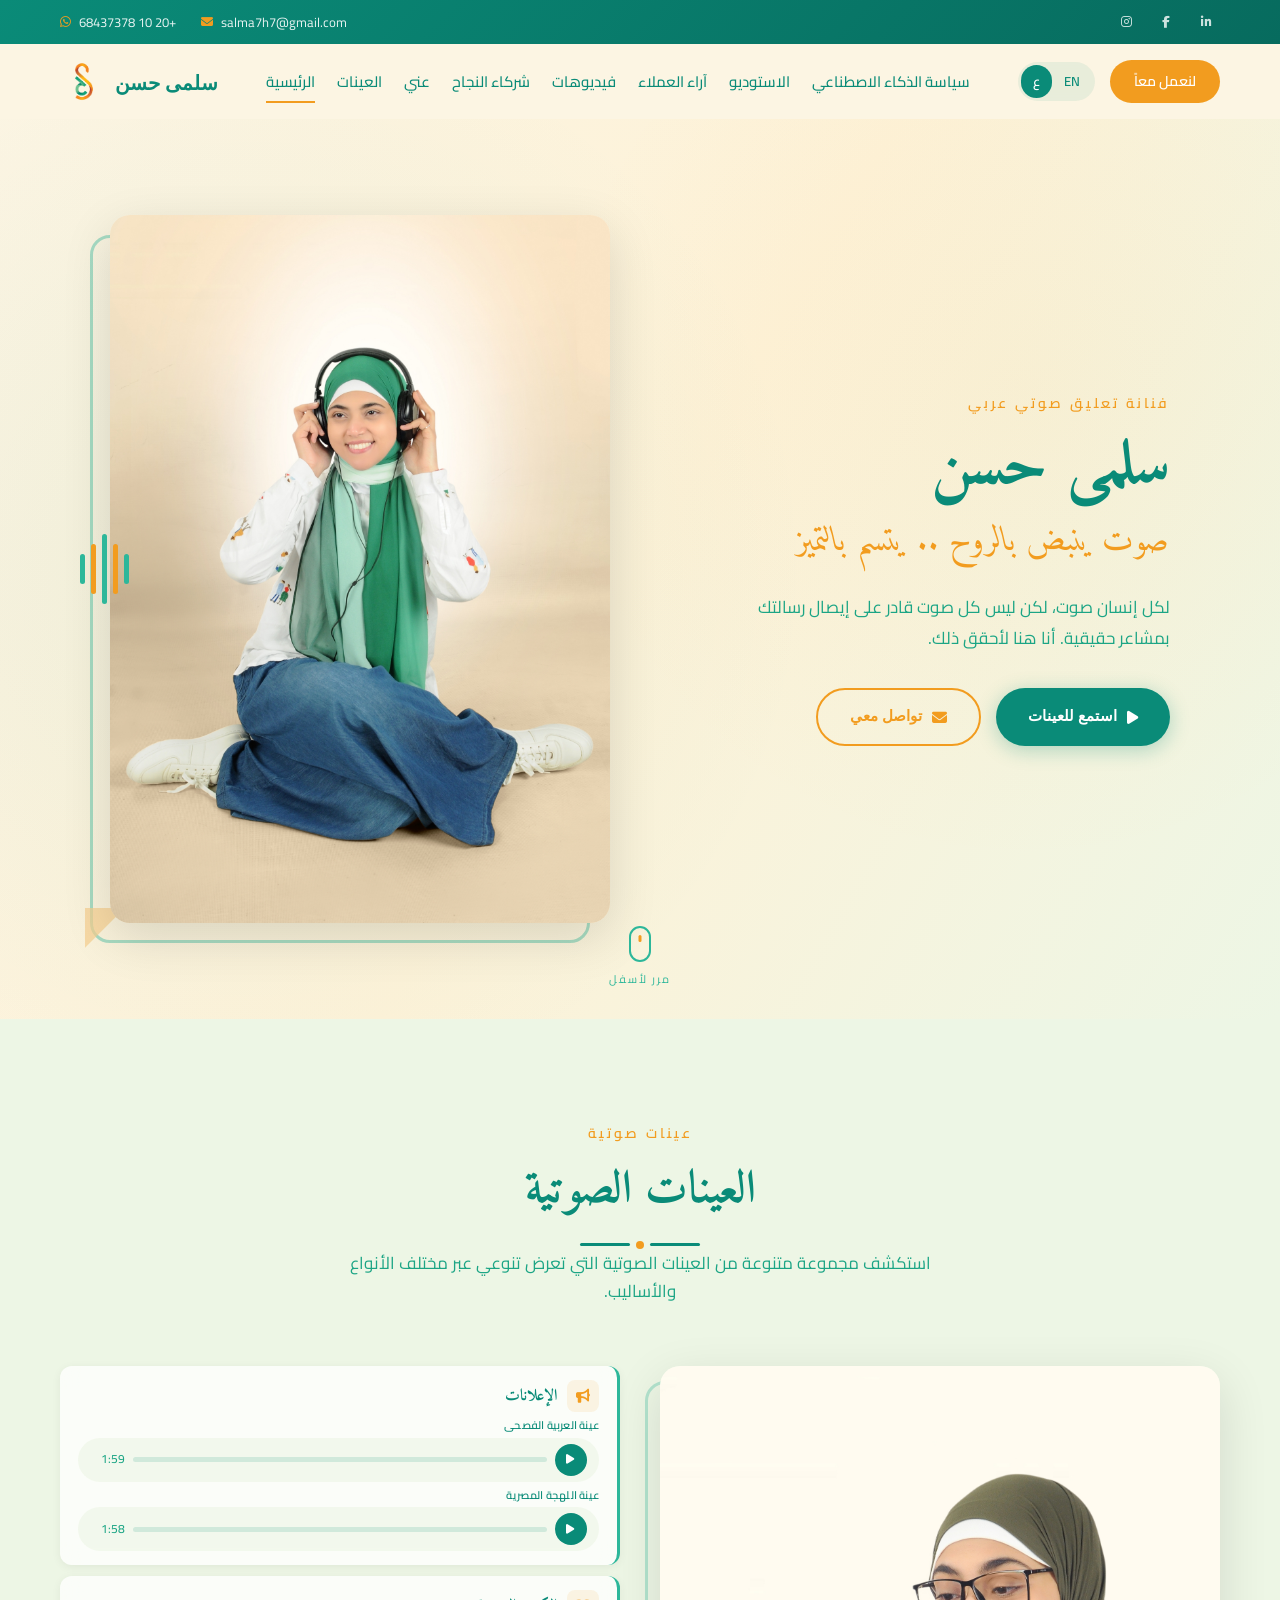
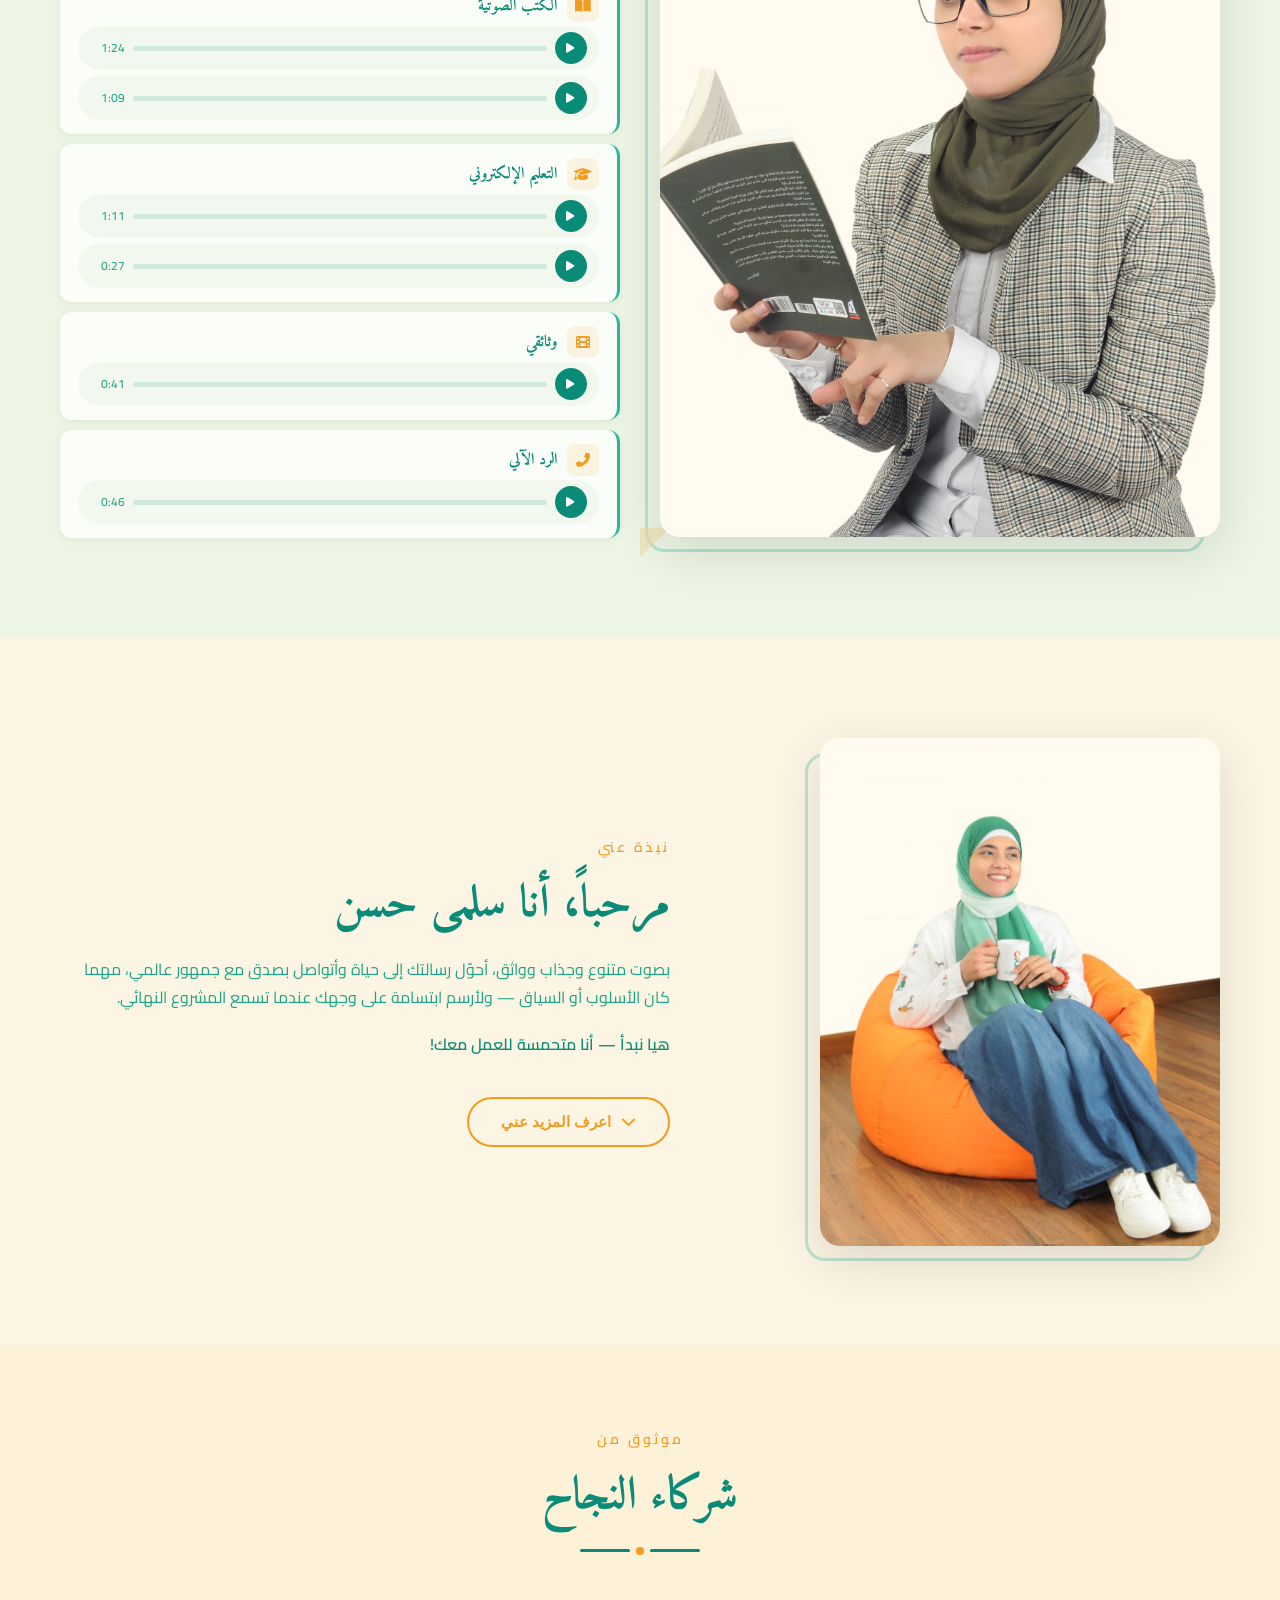
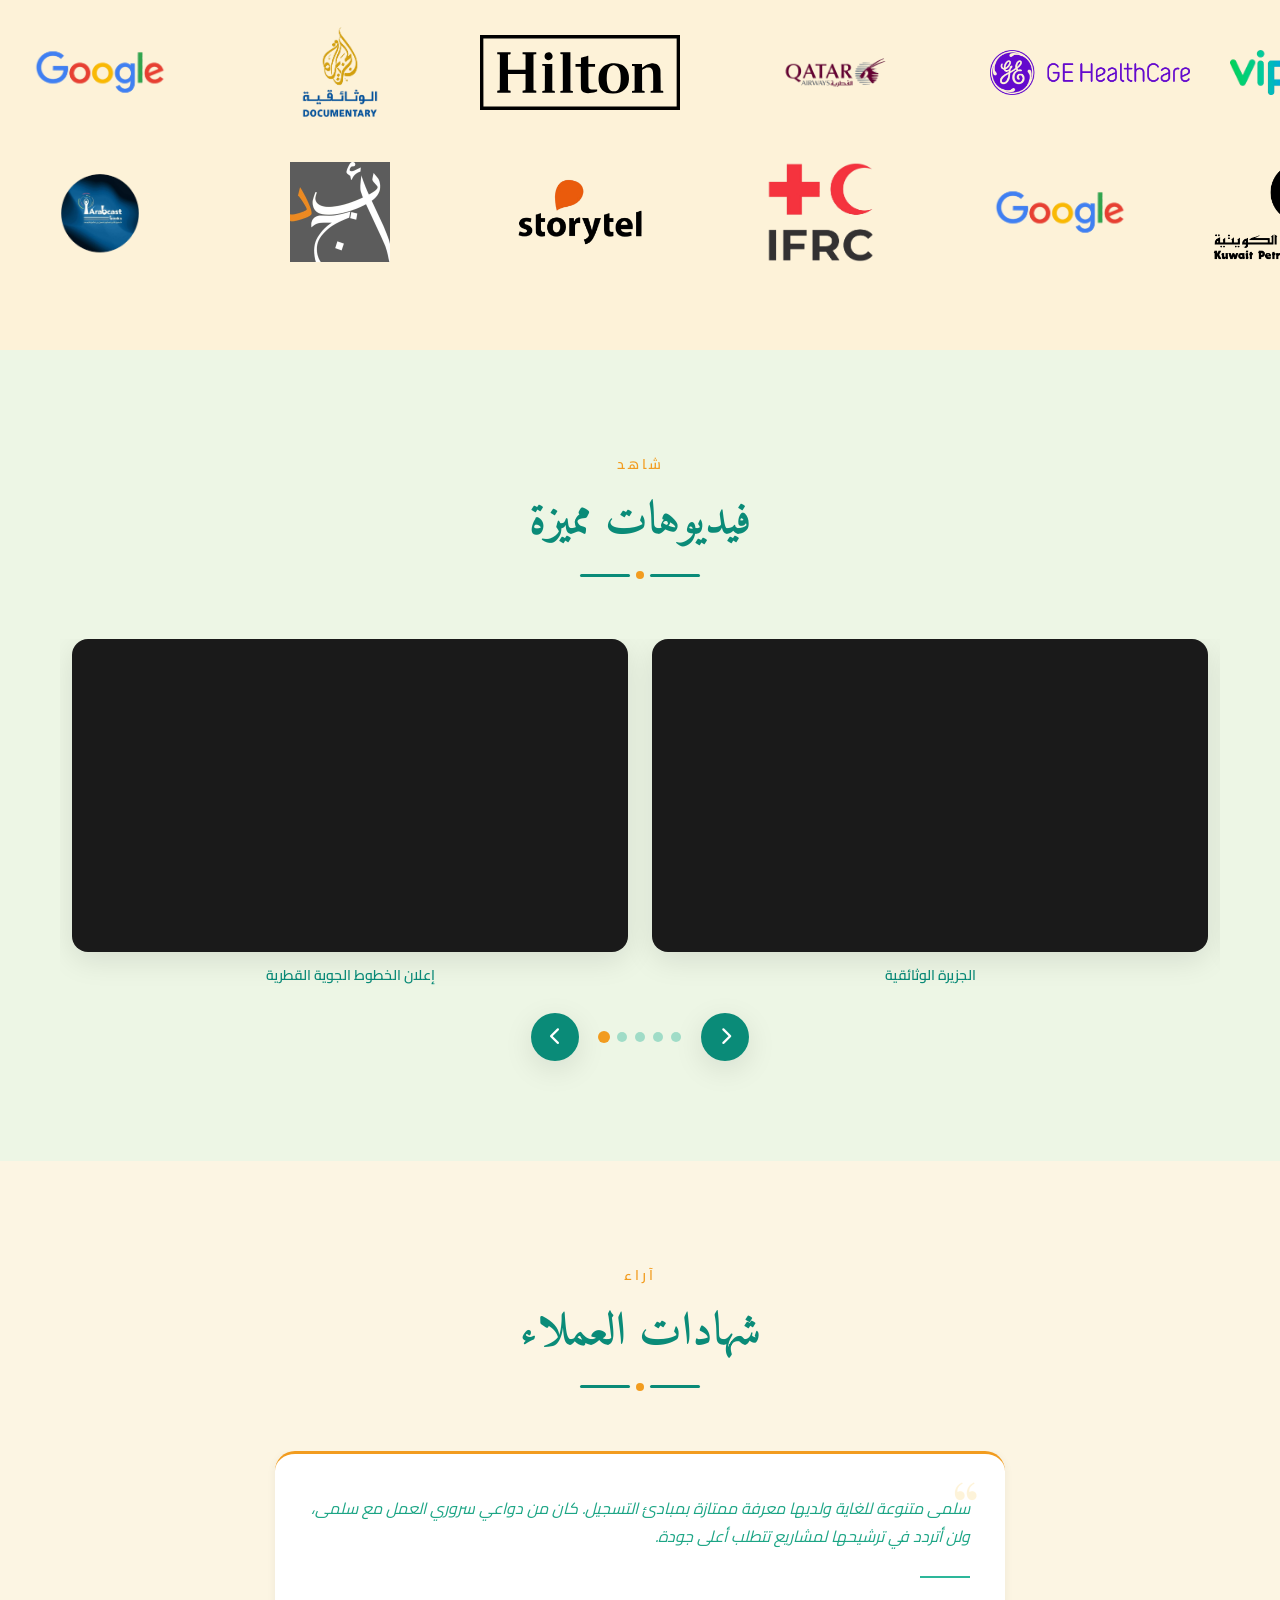
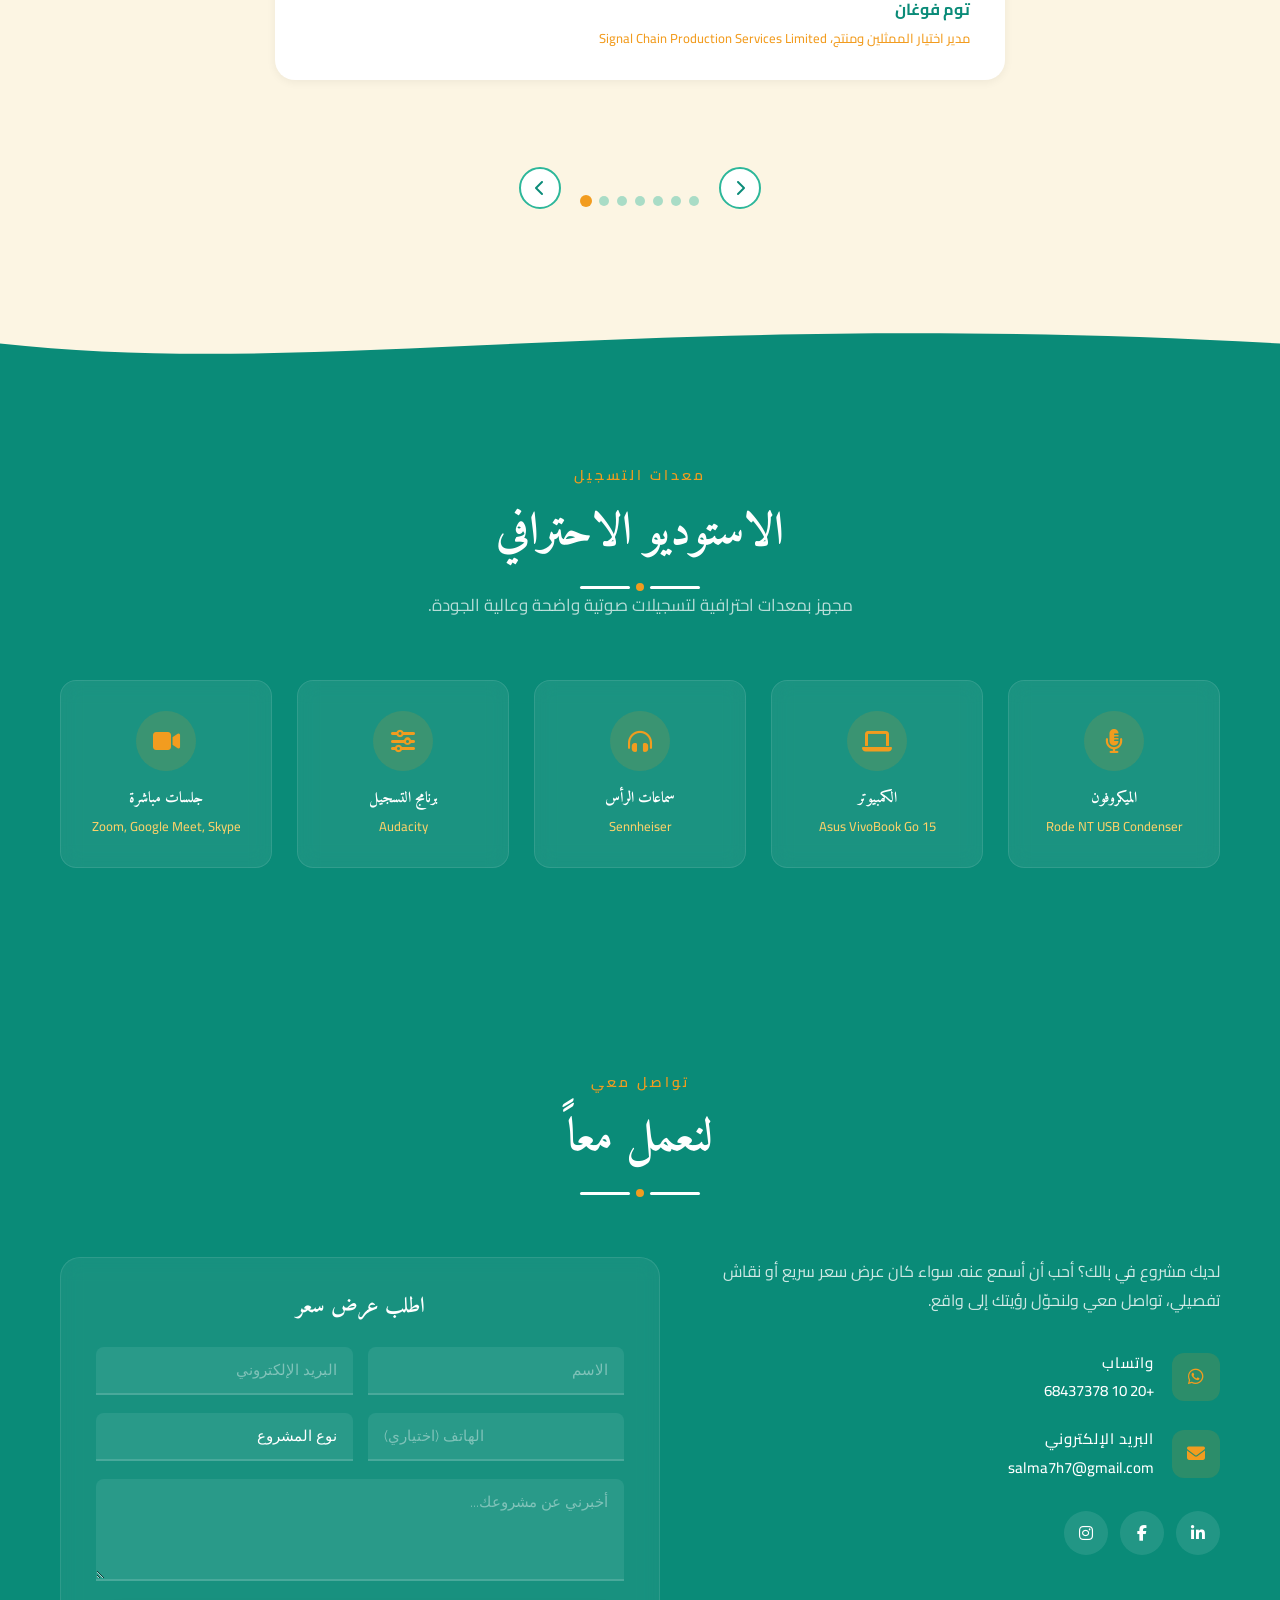
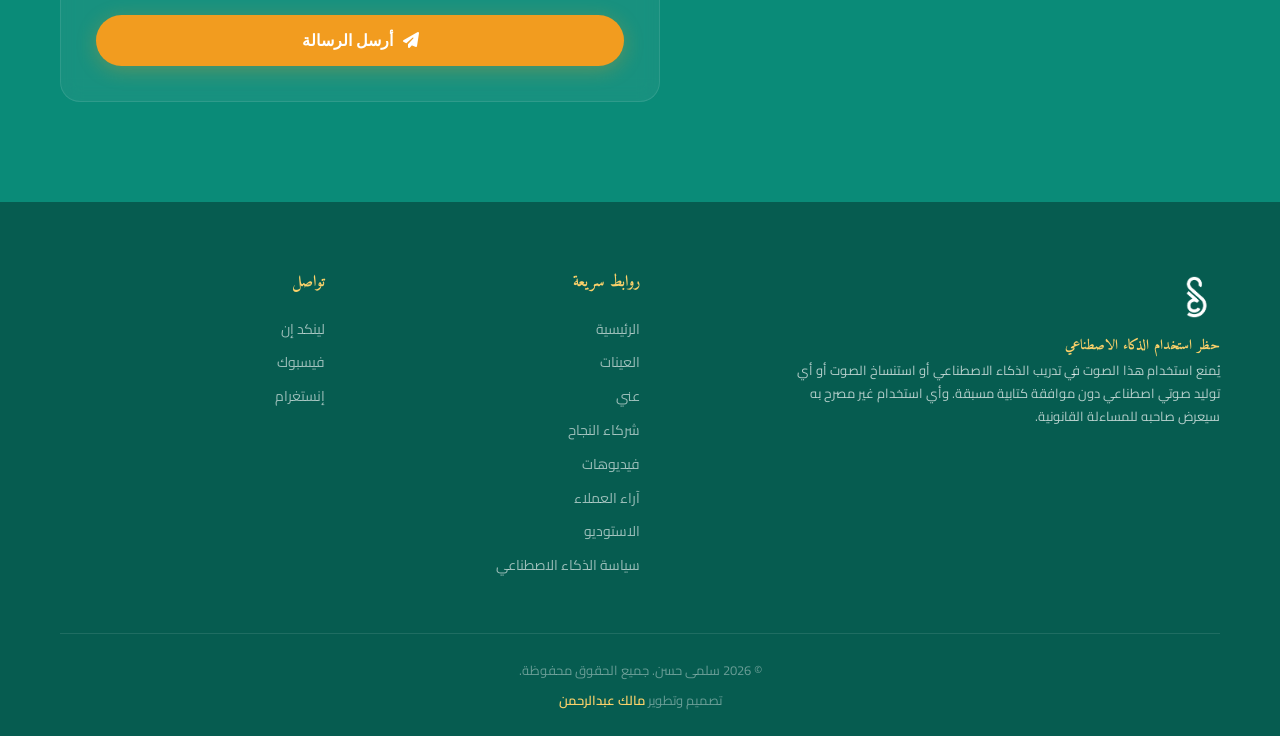
<file: index-ar.html>
<!DOCTYPE html>
<html lang="ar" dir="rtl">
<head>
    <meta charset="UTF-8">
    <meta name="viewport" content="width=device-width, initial-scale=1.0">
    <title>سلمى حسن | فنانة تعليق صوتي عربي</title>
    <meta name="description" content="فنانة تعليق صوتي عربي محترفة تقدم تسجيلات متنوعة وعالية الجودة للإعلانات والكتب الصوتية وأنظمة الرد الآلي والتعليم الإلكتروني والمزيد.">
    <link rel="icon" type="image/webp" href="Photos/Logos/Salma Hassan logo transparent webn.webp">
    <link rel="stylesheet" href="css/styles.css">
    <link rel="stylesheet" href="css/styles-ar.css">
    <link rel="preconnect" href="https://fonts.googleapis.com">
    <link rel="preconnect" href="https://fonts.gstatic.com" crossorigin>
    <link href="https://fonts.googleapis.com/css2?family=Amiri:wght@400;700&family=Cairo:wght@300;400;500;600;700&family=Playfair+Display:ital,wght@0,400;0,600;0,700;1,400&family=Raleway:wght@300;400;500;600;700&display=swap" rel="stylesheet">
    <link rel="stylesheet" href="https://cdnjs.cloudflare.com/ajax/libs/font-awesome/6.5.1/css/all.min.css">
</head>
<body class="rtl">

    <!-- Top Contact Bar -->
    <div class="top-bar">
        <div class="container top-bar-content">
            <div class="top-bar-left">
                <a href="https://wa.me/201068437378" target="_blank"><i class="fab fa-whatsapp"></i> +20 10 68437378</a>
                <a href="mailto:salma7h7@gmail.com"><i class="fas fa-envelope"></i> salma7h7@gmail.com</a>
            </div>
            <div class="top-bar-right">
                <a href="https://www.linkedin.com/in/salma-hassan-3964a21a2/" target="_blank" class="top-bar-social" aria-label="LinkedIn"><i class="fab fa-linkedin-in"></i></a>
                <a href="https://www.facebook.com/share/18Uwfep24c/" target="_blank" class="top-bar-social" aria-label="Facebook"><i class="fab fa-facebook-f"></i></a>
                <a href="https://www.instagram.com/salma.hassan.v.o?igsh=MW16YW9xbGtrcXVwOQ==" target="_blank" class="top-bar-social" aria-label="Instagram"><i class="fab fa-instagram"></i></a>
            </div>
        </div>
    </div>

    <!-- Navigation -->
    <nav class="navbar" id="navbar">
        <div class="nav-container">
            <a href="#home" class="nav-logo">
                <img src="Photos/Logos/Salma Hassan logo transparent webn.webp" alt="شعار سلمى حسن">
                <span class="nav-logo-name">سلمى حسن</span>
            </a>
            <ul class="nav-links" id="nav-links">
                <li><a href="#home" class="nav-link active">الرئيسية</a></li>
                <li><a href="#demos" class="nav-link">العينات</a></li>
                <li><a href="#about" class="nav-link">عني</a></li>
                <li><a href="#partners" class="nav-link">شركاء النجاح</a></li>
                <li><a href="#videos" class="nav-link">فيديوهات</a></li>
                <li><a href="#testimonials" class="nav-link">آراء العملاء</a></li>
                <li><a href="#studio" class="nav-link">الاستوديو</a></li>
                <li class="nav-contact-mobile"><a href="#contact" class="nav-link">تواصل</a></li>
                <li><a href="#ai-policy" class="nav-link">سياسة الذكاء الاصطناعي</a></li>
            </ul>
            <div class="nav-right">
                <div class="lang-toggle">
                    <a href="index.html">EN</a>
                    <a href="index-ar.html" class="active">ع</a>
                </div>
                <a href="#contact" class="nav-cta">لنعمل معاً</a>
            </div>
            <button class="mobile-menu-btn" id="mobile-menu-btn" aria-label="قائمة التنقل">
                <span></span><span></span><span></span>
            </button>
        </div>
    </nav>

    <!-- Hero Section -->
    <section class="hero" id="home">
        <div class="hero-bg-pattern"></div>
        <div class="hero-content">
            <div class="hero-text">
                <p class="hero-subtitle">فنانة تعليق صوتي عربي</p>
                <h1 class="hero-title">سلمى حسن</h1>
                <p class="hero-tagline">صوت ينبض بالروح .. يتسم بالتميز</p>
                <p class="hero-description">
                    لكل إنسان صوت، لكن ليس كل صوت قادر على إيصال رسالتك بمشاعر حقيقية. أنا هنا لأحقق ذلك.
                </p>
                <div class="hero-cta">
                    <a href="#demos" class="btn btn-primary"><i class="fas fa-play"></i> استمع للعينات</a>
                    <a href="#contact" class="btn btn-secondary"><i class="fas fa-envelope"></i> تواصل معي</a>
                </div>
            </div>
            <div class="hero-visual">
                <div class="hero-image-container">
                    <div class="hero-photo-frame"></div>
                    <div class="hero-photo-wrapper">
                        <img src="Photos/New%20Photos/Salma%20Home.jpg" alt="سلمى حسن - فنانة تعليق صوتي" class="hero-photo">
                    </div>
                    <div class="wave-bars">
                        <div class="wave-bar"></div>
                        <div class="wave-bar"></div>
                        <div class="wave-bar"></div>
                        <div class="wave-bar"></div>
                        <div class="wave-bar"></div>
                    </div>
                </div>
            </div>
        </div>
        <div class="scroll-indicator">
            <div class="mouse"><div class="mouse-wheel"></div></div>
            <span>مرر لأسفل</span>
        </div>
    </section>

    <!-- Demos Section -->
    <section class="demos" id="demos">
        <div class="container">
            <div class="section-header">
                <span class="section-tag">عينات صوتية</span>
                <h2 class="section-title">العينات الصوتية</h2>
                <div class="section-title-underline"><span class="line"></span><span class="dot"></span><span class="line"></span></div>
                <p class="section-description">استكشف مجموعة متنوعة من العينات الصوتية التي تعرض تنوعي عبر مختلف الأنواع والأساليب.</p>
            </div>

            <div class="demos-layout">
                <div class="demos-photo animate-on-scroll">
                    <div class="demos-image-wrapper">
                        <div class="demos-frame"></div>
                        <img src="Photos/New%20Photos/Salma%20Demos.jpg" alt="سلمى حسن" class="demos-photo-img">
                    </div>
                </div>
                <div class="demos-stack">
                    <!-- الصندوق 1: الإعلانات -->
                    <div class="demo-card animate-on-scroll">
                        <div class="demo-card-header">
                            <div class="demo-icon"><i class="fas fa-bullhorn"></i></div>
                            <h3>الإعلانات</h3>
                        </div>
                        <p class="demo-subtitle">عينة العربية الفصحى</p>
                        <div class="audio-player" data-src="Audios/Salma%20Hassan-modern%20standard%20reel%20.mp3">
                            <button class="play-btn" aria-label="تشغيل"><i class="fas fa-play"></i></button>
                            <div class="progress-container"><div class="progress-bar"></div></div>
                            <span class="duration">0:00</span>
                        </div>
                        <p class="demo-subtitle">عينة اللهجة المصرية</p>
                        <div class="audio-player" data-src="Audios/Salma%20Hassan-Egyptian%20accent%20reel.mp3">
                            <button class="play-btn" aria-label="تشغيل"><i class="fas fa-play"></i></button>
                            <div class="progress-container"><div class="progress-bar"></div></div>
                            <span class="duration">0:00</span>
                        </div>
                    </div>

                    <!-- الصندوق 2: الكتب الصوتية -->
                    <div class="demo-card animate-on-scroll">
                        <div class="demo-card-header">
                            <div class="demo-icon"><i class="fas fa-book-open"></i></div>
                            <h3>الكتب الصوتية</h3>
                        </div>
                        <div class="audio-player" data-src="Audios/audiobooks%20reel-100.mp3">
                            <button class="play-btn" aria-label="تشغيل"><i class="fas fa-play"></i></button>
                            <div class="progress-container"><div class="progress-bar"></div></div>
                            <span class="duration">0:00</span>
                        </div>
                        <div class="audio-player" data-src="Audios/Childrens%20Audiobook%20Demo.mp3">
                            <button class="play-btn" aria-label="تشغيل"><i class="fas fa-play"></i></button>
                            <div class="progress-container"><div class="progress-bar"></div></div>
                            <span class="duration">0:00</span>
                        </div>
                    </div>

                    <!-- الصندوق 3: التعليم الإلكتروني -->
                    <div class="demo-card animate-on-scroll">
                        <div class="demo-card-header">
                            <div class="demo-icon"><i class="fas fa-graduation-cap"></i></div>
                            <h3>التعليم الإلكتروني</h3>
                        </div>
                        <div class="audio-player" data-src="Audios/Hilton.mp3">
                            <button class="play-btn" aria-label="تشغيل"><i class="fas fa-play"></i></button>
                            <div class="progress-container"><div class="progress-bar"></div></div>
                            <span class="duration">0:00</span>
                        </div>
                        <div class="audio-player" data-src="Audios/e.learning%20panda.mp3">
                            <button class="play-btn" aria-label="تشغيل"><i class="fas fa-play"></i></button>
                            <div class="progress-container"><div class="progress-bar"></div></div>
                            <span class="duration">0:00</span>
                        </div>
                    </div>

                    <!-- الصندوق 4: الوثائقي -->
                    <div class="demo-card animate-on-scroll">
                        <div class="demo-card-header">
                            <div class="demo-icon"><i class="fas fa-film"></i></div>
                            <h3>وثائقي</h3>
                        </div>
                        <div class="audio-player" data-src="Audios/Documentary%20new.mp3">
                            <button class="play-btn" aria-label="تشغيل"><i class="fas fa-play"></i></button>
                            <div class="progress-container"><div class="progress-bar"></div></div>
                            <span class="duration">0:00</span>
                        </div>
                    </div>

                    <!-- الصندوق 5: الرد الآلي -->
                    <div class="demo-card animate-on-scroll">
                        <div class="demo-card-header">
                            <div class="demo-icon"><i class="fas fa-phone-alt"></i></div>
                            <h3>الرد الآلي</h3>
                        </div>
                        <div class="audio-player" data-src="Audios/adem%20ivr-A.mp3">
                            <button class="play-btn" aria-label="تشغيل"><i class="fas fa-play"></i></button>
                            <div class="progress-container"><div class="progress-bar"></div></div>
                            <span class="duration">0:00</span>
                        </div>
                    </div>
                </div>
            </div>
        </div>
    </section>

    <!-- About Section -->
    <section class="about" id="about">
        <div class="container">
            <div class="about-grid">
                <div class="about-image animate-on-scroll">
                    <div class="about-image-wrapper">
                        <div class="about-frame"></div>
                        <img src="Photos/New%20Photos/Salma%20About%20new.jpg" alt="سلمى حسن" class="about-photo">
                    </div>
                </div>
                <div class="about-content animate-on-scroll">
                    <span class="section-tag">نبذة عني</span>
                    <h2 class="section-title">مرحباً، أنا سلمى حسن</h2>
                    <p class="about-text">
                        بصوت متنوع وجذاب وواثق، أحوّل رسالتك إلى حياة وأتواصل بصدق مع جمهور عالمي، مهما كان الأسلوب أو السياق &mdash; ولأرسم ابتسامة على وجهك عندما تسمع المشروع النهائي.
                    </p>
                    <p class="about-text" style="font-weight:600; color: var(--teal-dark);">
                        هيا نبدأ &mdash; أنا متحمسة للعمل معك!
                    </p>

                    <div class="about-more-content">
                        <p class="about-text">
                            مرحباً! شكراً لزيارتك. دعني أشاركك قليلاً عن رحلتي في عالم التعليق الصوتي.
                        </p>
                        <p class="about-text">
                            بالنسبة لي، التعليق الصوتي لم يكن مجرد وظيفة أبداً &mdash; بل كان شغفاً وهوساً منذ الطفولة. كنت أتدرب في كل مكان: في البيت، في المدرسة، في الشارع أتحدث مع نفسي، أتخيل أنني أقرأ نصوص إعلانية أو أكون مذيعة أخبار.
                        </p>
                        <p class="about-text">
                            على مر السنين، اتخذت خطوات مدروسة لتحويل شغفي إلى مهنة. رغم التحديات، في عام 2016 حققت حلمي &mdash; أصبح شغفي مهنتي الأساسية، وبدأت رحلتي كفنانة تعليق صوتي محترفة.
                        </p>
                        <p class="about-text">
                            منذ ذلك الحين، عملت على مجموعة واسعة من المشاريع، تشمل الإعلانات والكتب الصوتية وأنظمة الرد الآلي والرسوم المتحركة والتعليم الإلكتروني والمزيد. وكان لي شرف التعاون مع علامات تجارية دولية ومحلية كبرى &mdash; والرحلة مستمرة!
                        </p>
                        <p class="about-text">
                            عندما نتعاون معاً، يمكنك أن تثق أن كل مشروع يُصنع بشغف وحب، لأن ما نفعله بقلوبنا هو دائماً الأفضل.
                        </p>
                    </div>

                    <button class="btn btn-secondary btn-know-more">
                        <i class="fas fa-chevron-down"></i>
                        <span>اعرف المزيد عني</span>
                    </button>
                </div>
            </div>
        </div>
    </section>

    <!-- Partners Section -->
    <section class="partners" id="partners">
        <div class="container">
            <div class="section-header">
                <span class="section-tag">موثوق من</span>
                <h2 class="section-title">شركاء النجاح</h2>
                <div class="section-title-underline"><span class="line"></span><span class="dot"></span><span class="line"></span></div>
            </div>
        </div>
        <div class="partners-track-wrapper">
            <div class="partners-track">
                <img src="Photos/Partners%20Logos/google.png" alt="Google" class="partner-logo">
                <img src="Photos/Partners%20Logos/al-jazeera-documentary-logo.png" alt="الجزيرة" class="partner-logo">
                <img src="Photos/Partners%20Logos/Hilton_Worldwide_logo.svg" alt="هيلتون" class="partner-logo">
                <img src="Photos/Partners%20Logos/qatar%20airway.png" alt="الخطوط القطرية" class="partner-logo">
                <img src="Photos/Partners%20Logos/GE_HealthCare_logo_2023.png" alt="GE HealthCare" class="partner-logo">
                <img src="Photos/Partners%20Logos/shahid%20vip.png" alt="شاهد VIP" class="partner-logo">
                <img src="Photos/Partners%20Logos/storytel.png" alt="ستوريتل" class="partner-logo">
                <img src="Photos/Partners%20Logos/IFRC_logo_2020.png" alt="IFRC" class="partner-logo">
                <img src="Photos/Partners%20Logos/Cemex_logo.svg.png" alt="سيمكس" class="partner-logo">
                <img src="Photos/Partners%20Logos/Kuwait_Petroleum_Corporation_Logo.svg.png" alt="مؤسسة البترول الكويتية" class="partner-logo">
                <img src="Photos/Partners%20Logos/Jarir_Bookstore_Logo.svg.png" alt="مكتبة جرير" class="partner-logo">
                <img src="Photos/Partners%20Logos/saudi%20germany%20hospital.png" alt="المستشفى السعودي الألماني" class="partner-logo">
                <img src="Photos/Partners%20Logos/baheya.webp" alt="بهية" class="partner-logo">
                <img src="Photos/Partners%20Logos/frida.png" alt="فريدا" class="partner-logo">
                <img src="Photos/Partners%20Logos/noory-books-promo-code-logo-png-new.png" alt="نوري بوكس" class="partner-logo">
                <img src="Photos/Partners%20Logos/abgad.jpg" alt="أبجد" class="partner-logo">
                <img src="Photos/Partners%20Logos/Alburouj.jpeg" alt="البروج" class="partner-logo">
                <img src="Photos/Partners%20Logos/Aliaa.png" alt="علياء" class="partner-logo">
                <img src="Photos/Partners%20Logos/Arabcast.png" alt="عرب كاست" class="partner-logo">
                <!-- Duplicate -->
                <img src="Photos/Partners%20Logos/google.png" alt="Google" class="partner-logo">
                <img src="Photos/Partners%20Logos/al-jazeera-documentary-logo.png" alt="الجزيرة" class="partner-logo">
                <img src="Photos/Partners%20Logos/Hilton_Worldwide_logo.svg" alt="هيلتون" class="partner-logo">
                <img src="Photos/Partners%20Logos/qatar%20airway.png" alt="الخطوط القطرية" class="partner-logo">
                <img src="Photos/Partners%20Logos/GE_HealthCare_logo_2023.png" alt="GE HealthCare" class="partner-logo">
                <img src="Photos/Partners%20Logos/shahid%20vip.png" alt="شاهد VIP" class="partner-logo">
                <img src="Photos/Partners%20Logos/storytel.png" alt="ستوريتل" class="partner-logo">
                <img src="Photos/Partners%20Logos/IFRC_logo_2020.png" alt="IFRC" class="partner-logo">
                <img src="Photos/Partners%20Logos/Cemex_logo.svg.png" alt="سيمكس" class="partner-logo">
                <img src="Photos/Partners%20Logos/Kuwait_Petroleum_Corporation_Logo.svg.png" alt="مؤسسة البترول الكويتية" class="partner-logo">
                <img src="Photos/Partners%20Logos/Jarir_Bookstore_Logo.svg.png" alt="مكتبة جرير" class="partner-logo">
                <img src="Photos/Partners%20Logos/saudi%20germany%20hospital.png" alt="المستشفى السعودي الألماني" class="partner-logo">
                <img src="Photos/Partners%20Logos/baheya.webp" alt="بهية" class="partner-logo">
                <img src="Photos/Partners%20Logos/frida.png" alt="فريدا" class="partner-logo">
                <img src="Photos/Partners%20Logos/noory-books-promo-code-logo-png-new.png" alt="نوري بوكس" class="partner-logo">
                <img src="Photos/Partners%20Logos/abgad.jpg" alt="أبجد" class="partner-logo">
                <img src="Photos/Partners%20Logos/Alburouj.jpeg" alt="البروج" class="partner-logo">
                <img src="Photos/Partners%20Logos/Aliaa.png" alt="علياء" class="partner-logo">
                <img src="Photos/Partners%20Logos/Arabcast.png" alt="عرب كاست" class="partner-logo">
            </div>
        </div>
        <div class="partners-track-wrapper" style="margin-top:25px;">
            <div class="partners-track partners-track-reverse">
                <!-- Rotated order so both rows show different logos at once -->
                <img src="Photos/Partners%20Logos/Cemex_logo.svg.png" alt="سيمكس" class="partner-logo">
                <img src="Photos/Partners%20Logos/Kuwait_Petroleum_Corporation_Logo.svg.png" alt="مؤسسة البترول الكويتية" class="partner-logo">
                <img src="Photos/Partners%20Logos/Jarir_Bookstore_Logo.svg.png" alt="مكتبة جرير" class="partner-logo">
                <img src="Photos/Partners%20Logos/saudi%20germany%20hospital.png" alt="المستشفى السعودي الألماني" class="partner-logo">
                <img src="Photos/Partners%20Logos/baheya.webp" alt="بهية" class="partner-logo">
                <img src="Photos/Partners%20Logos/frida.png" alt="فريدا" class="partner-logo">
                <img src="Photos/Partners%20Logos/noory-books-promo-code-logo-png-new.png" alt="نوري بوكس" class="partner-logo">
                <img src="Photos/Partners%20Logos/abgad.jpg" alt="أبجد" class="partner-logo">
                <img src="Photos/Partners%20Logos/Alburouj.jpeg" alt="البروج" class="partner-logo">
                <img src="Photos/Partners%20Logos/Aliaa.png" alt="علياء" class="partner-logo">
                <img src="Photos/Partners%20Logos/Arabcast.png" alt="عرب كاست" class="partner-logo">
                <img src="Photos/Partners%20Logos/google.png" alt="Google" class="partner-logo">
                <img src="Photos/Partners%20Logos/al-jazeera-documentary-logo.png" alt="الجزيرة" class="partner-logo">
                <img src="Photos/Partners%20Logos/Hilton_Worldwide_logo.svg" alt="هيلتون" class="partner-logo">
                <img src="Photos/Partners%20Logos/qatar%20airway.png" alt="الخطوط القطرية" class="partner-logo">
                <img src="Photos/Partners%20Logos/GE_HealthCare_logo_2023.png" alt="GE HealthCare" class="partner-logo">
                <img src="Photos/Partners%20Logos/shahid%20vip.png" alt="شاهد VIP" class="partner-logo">
                <img src="Photos/Partners%20Logos/storytel.png" alt="ستوريتل" class="partner-logo">
                <img src="Photos/Partners%20Logos/IFRC_logo_2020.png" alt="IFRC" class="partner-logo">
                <!-- Duplicate -->
                <img src="Photos/Partners%20Logos/Cemex_logo.svg.png" alt="سيمكس" class="partner-logo">
                <img src="Photos/Partners%20Logos/Kuwait_Petroleum_Corporation_Logo.svg.png" alt="مؤسسة البترول الكويتية" class="partner-logo">
                <img src="Photos/Partners%20Logos/Jarir_Bookstore_Logo.svg.png" alt="مكتبة جرير" class="partner-logo">
                <img src="Photos/Partners%20Logos/saudi%20germany%20hospital.png" alt="المستشفى السعودي الألماني" class="partner-logo">
                <img src="Photos/Partners%20Logos/baheya.webp" alt="بهية" class="partner-logo">
                <img src="Photos/Partners%20Logos/frida.png" alt="فريدا" class="partner-logo">
                <img src="Photos/Partners%20Logos/noory-books-promo-code-logo-png-new.png" alt="نوري بوكس" class="partner-logo">
                <img src="Photos/Partners%20Logos/abgad.jpg" alt="أبجد" class="partner-logo">
                <img src="Photos/Partners%20Logos/Alburouj.jpeg" alt="البروج" class="partner-logo">
                <img src="Photos/Partners%20Logos/Aliaa.png" alt="علياء" class="partner-logo">
                <img src="Photos/Partners%20Logos/Arabcast.png" alt="عرب كاست" class="partner-logo">
                <img src="Photos/Partners%20Logos/google.png" alt="Google" class="partner-logo">
                <img src="Photos/Partners%20Logos/al-jazeera-documentary-logo.png" alt="الجزيرة" class="partner-logo">
                <img src="Photos/Partners%20Logos/Hilton_Worldwide_logo.svg" alt="هيلتون" class="partner-logo">
                <img src="Photos/Partners%20Logos/qatar%20airway.png" alt="الخطوط القطرية" class="partner-logo">
                <img src="Photos/Partners%20Logos/GE_HealthCare_logo_2023.png" alt="GE HealthCare" class="partner-logo">
                <img src="Photos/Partners%20Logos/shahid%20vip.png" alt="شاهد VIP" class="partner-logo">
                <img src="Photos/Partners%20Logos/storytel.png" alt="ستوريتل" class="partner-logo">
                <img src="Photos/Partners%20Logos/IFRC_logo_2020.png" alt="IFRC" class="partner-logo">
            </div>
        </div>
    </section>

    <!-- Videos Section -->
    <section class="videos" id="videos">
        <div class="container">
            <div class="section-header">
                <span class="section-tag">شاهد</span>
                <h2 class="section-title">فيديوهات مميزة</h2>
                <div class="section-title-underline"><span class="line"></span><span class="dot"></span><span class="line"></span></div>
            </div>

            <div class="video-carousel">
                <div class="video-carousel-track">
                    <div class="video-slide">
                        <div class="video-wrapper"><iframe src="https://www.youtube.com/embed/AIhhcnn_bWg?enablejsapi=1" title="إعلان الخطوط الجوية القطرية" allow="accelerometer; autoplay; clipboard-write; encrypted-media; gyroscope; picture-in-picture" allowfullscreen></iframe></div>
                        <p class="video-title">إعلان الخطوط الجوية القطرية</p>
                    </div>
                    <div class="video-slide">
                        <div class="video-wrapper"><iframe src="https://www.youtube.com/embed/2ky1parJb24?enablejsapi=1" title="الجزيرة الوثائقية" allow="accelerometer; autoplay; clipboard-write; encrypted-media; gyroscope; picture-in-picture" allowfullscreen></iframe></div>
                        <p class="video-title">الجزيرة الوثائقية</p>
                    </div>
                    <div class="video-slide">
                        <div class="video-wrapper"><iframe src="https://www.youtube.com/embed/jszeJOA5jzE?enablejsapi=1" title="إعلان جي إي هيلث كير" allow="accelerometer; autoplay; clipboard-write; encrypted-media; gyroscope; picture-in-picture" allowfullscreen></iframe></div>
                        <p class="video-title">إعلان جي إي هيلث كير</p>
                    </div>
                    <div class="video-slide">
                        <div class="video-wrapper"><iframe src="https://www.youtube.com/embed/BLI_-acqqZc?enablejsapi=1" title="إعلان المستشفى السعودي الألماني" allow="accelerometer; autoplay; clipboard-write; encrypted-media; gyroscope; picture-in-picture" allowfullscreen></iframe></div>
                        <p class="video-title">إعلان المستشفى السعودي الألماني</p>
                    </div>
                    <div class="video-slide">
                        <div class="video-wrapper"><iframe src="https://www.youtube.com/embed/oa2XGfgFMuU?enablejsapi=1" title="إعلان فريدا" allow="accelerometer; autoplay; clipboard-write; encrypted-media; gyroscope; picture-in-picture" allowfullscreen></iframe></div>
                        <p class="video-title">إعلان فريدا</p>
                    </div>
                    <div class="video-slide">
                        <div class="video-wrapper"><iframe src="https://www.youtube.com/embed/zfyzoABon4I?enablejsapi=1" title="إعلان سيمكس" allow="accelerometer; autoplay; clipboard-write; encrypted-media; gyroscope; picture-in-picture" allowfullscreen></iframe></div>
                        <p class="video-title">إعلان سيمكس</p>
                    </div>
                    <div class="video-slide">
                        <div class="video-wrapper"><iframe src="https://www.youtube.com/embed/lE1j2lV2Thk?enablejsapi=1" title="إعلان مؤسسة بهية" allow="accelerometer; autoplay; clipboard-write; encrypted-media; gyroscope; picture-in-picture" allowfullscreen></iframe></div>
                        <p class="video-title">إعلان مؤسسة بهية</p>
                    </div>
                    <div class="video-slide">
                        <div class="video-wrapper"><iframe src="https://www.youtube.com/embed/GdQX8XdrbKg?enablejsapi=1" title="نور في قرية الطيبين - دور الطفل مينا" allow="accelerometer; autoplay; clipboard-write; encrypted-media; gyroscope; picture-in-picture" allowfullscreen></iframe></div>
                        <p class="video-title">نور في قرية الطيبين &ndash; دور الطفل مينا</p>
                    </div>
                    <div class="video-slide">
                        <div class="video-wrapper"><iframe src="https://drive.google.com/file/d/16RRGTKXmjdVxPTLy8SoNNJCpAv2tZAFZ/preview" title="فلاش - دور الطفل فارس" allow="accelerometer; autoplay; clipboard-write; encrypted-media; gyroscope; picture-in-picture" allowfullscreen></iframe></div>
                        <p class="video-title">فلاش &ndash; دور الطفل فارس</p>
                    </div>
                    <div class="video-slide">
                        <div class="video-wrapper"><iframe src="https://www.youtube.com/embed/tyRkMZ1q4xo?enablejsapi=1" title="كوكب العجائب - فراولة وحواس" allow="accelerometer; autoplay; clipboard-write; encrypted-media; gyroscope; picture-in-picture" allowfullscreen></iframe></div>
                        <p class="video-title">كوكب العجائب &ndash; فراولة وحواس</p>
                    </div>
                </div>
            </div>
            <div class="video-nav">
                <button class="carousel-arrow prev" aria-label="السابق"><i class="fas fa-chevron-left"></i></button>
                <div class="carousel-dots"></div>
                <button class="carousel-arrow next" aria-label="التالي"><i class="fas fa-chevron-right"></i></button>
            </div>
        </div>
    </section>

    <!-- Testimonials Section -->
    <section class="testimonials" id="testimonials">
        <div class="container">
            <div class="section-header">
                <span class="section-tag">آراء</span>
                <h2 class="section-title">شهادات العملاء</h2>
                <div class="section-title-underline"><span class="line"></span><span class="dot"></span><span class="line"></span></div>
            </div>

            <div class="testimonial-carousel">
                <div class="testimonial-track">
                    <div class="testimonial-slide">
                        <div class="testimonial-card">
                            <span class="testimonial-quote">&ldquo;</span>
                            <p class="testimonial-text">سلمى متنوعة للغاية ولديها معرفة ممتازة بمبادئ التسجيل. كان من دواعي سروري العمل مع سلمى، ولن أتردد في ترشيحها لمشاريع تتطلب أعلى جودة.</p>
                            <div class="testimonial-divider"></div>
                            <p class="testimonial-author">توم فوغان</p>
                            <p class="testimonial-role">مدير اختيار الممثلين ومنتج، Signal Chain Production Services Limited</p>
                        </div>
                    </div>
                    <div class="testimonial-slide">
                        <div class="testimonial-card">
                            <span class="testimonial-quote">&ldquo;</span>
                            <p class="testimonial-text">سعدت بالعمل مع الآنسة سلمى حسن في مشروع تعليق صوتي عربي مكثف. أظهرت سلمى نهجاً مهنياً رائعاً في هذا المشروع الراقي. كانت دائماً في الموعد ومستعدة جيداً. أوصي بسلمى بكل حرارة لأي مشاريع تعليق صوتي.</p>
                            <div class="testimonial-divider"></div>
                            <p class="testimonial-author">كاميلا غريفستاد لاكستون</p>
                            <p class="testimonial-role">مديرة الشركة ومنتجة صوتية</p>
                        </div>
                    </div>
                    <div class="testimonial-slide">
                        <div class="testimonial-card">
                            <span class="testimonial-quote">&ldquo;</span>
                            <p class="testimonial-text">العمل مع سلمى هو رفاهية حقيقية في متناول اليد. سجلت لنا مشاريع لبرنامج فنادق هيلتون للأعمال وعلامات تجارية معروفة أخرى، وكان مستوى احترافيتها والتزامها ممتازاً. أداؤها دائماً سريع وخالٍ من الأخطاء وبجودة صوتية وتقنية عالية. العمل مع سلمى مرادف للنجاح!</p>
                            <div class="testimonial-divider"></div>
                            <p class="testimonial-author">داني كاراسكو</p>
                            <p class="testimonial-role">الرئيس التنفيذي لـ DVO</p>
                        </div>
                    </div>
                    <div class="testimonial-slide">
                        <div class="testimonial-card">
                            <span class="testimonial-quote">&ldquo;</span>
                            <p class="testimonial-text">كانت لنا تجربة رائعة ومميزة مع المعلقة المبدعة سلمى حسن. تتميز سلمى بالخدمة الاحترافية العالية والأداء الرائع وجمال الصوت والجودة والقدرة على تغيير الأصوات والتفاعل الشيق مع النصوص.</p>
                            <div class="testimonial-divider"></div>
                            <p class="testimonial-author">عباس عباس</p>
                            <p class="testimonial-role">المؤسس والمدير العام لمكتبة عرب كاست</p>
                        </div>
                    </div>
                    <div class="testimonial-slide">
                        <div class="testimonial-card">
                            <span class="testimonial-quote">&ldquo;</span>
                            <p class="testimonial-text">أنا سعيد جداً بالعمل مع موهبة تعليق صوتي رائعة مثل سلمى. إنها محترفة للغاية بصوت مذهل. أنا راضٍ تماماً عن النتيجة النهائية.</p>
                            <div class="testimonial-divider"></div>
                            <p class="testimonial-author">محمد كمال</p>
                            <p class="testimonial-role">المؤسس والرئيس التنفيذي لـ Creatova</p>
                        </div>
                    </div>
                    <div class="testimonial-slide">
                        <div class="testimonial-card">
                            <span class="testimonial-quote">&ldquo;</span>
                            <p class="testimonial-text">دائماً في الموعد، بحماسها الذي لا ينتهي، وشغفها يرتفع كأمواج البحر. سلمى محترفة وملتزمة للغاية، عملت معها أكثر من مرة ولم تخذلني أبداً لا في الجودة ولا في التوقيت.</p>
                            <div class="testimonial-divider"></div>
                            <p class="testimonial-author">محمود جمعة العريني</p>
                            <p class="testimonial-role">كاتب ومخرج إعلانات</p>
                        </div>
                    </div>
                    <div class="testimonial-slide">
                        <div class="testimonial-card">
                            <span class="testimonial-quote">&ldquo;</span>
                            <p class="testimonial-text">أنا أحب العمل مع سلمى حقاً! إنها قوة جبارة في استوديو التعليق الصوتي. تفانيها وحبها للمهنة واضحان في كل سطر تسجله. لديها قدرة فريدة على التنقل بين الشخصيات بسلاسة، مضيفة لمسة بارعة لكل واحدة منها. من أدائها المذهل كفراولة إلى كل ما عملنا عليه معاً، تضع قلبها بالكامل في العمل. إذا كنت تبحث عن معلقة صوتية تبث الحياة في النص، فسلمى هي الخيار الأمثل!</p>
                            <div class="testimonial-divider"></div>
                            <p class="testimonial-author">وئام أحمد</p>
                            <p class="testimonial-role">مؤلفة ومالكة دار علياء للنشر</p>
                        </div>
                    </div>
                </div>
            </div>
            <div class="testimonial-nav">
                <button class="testimonial-arrow prev-test" aria-label="السابق"><i class="fas fa-chevron-left"></i></button>
                <div class="carousel-dots"></div>
                <button class="testimonial-arrow next-test" aria-label="التالي"><i class="fas fa-chevron-right"></i></button>
            </div>
        </div>
    </section>

    <!-- Studio Section -->
    <svg class="wave-divider" viewBox="0 0 1440 60" preserveAspectRatio="none" xmlns="http://www.w3.org/2000/svg"><path d="M0,40 C360,80 720,0 1440,40 L1440,60 L0,60 Z" fill="#0A8B78"/></svg>
    <section class="studio" id="studio">
        <div class="container">
            <div class="section-header">
                <span class="section-tag">معدات التسجيل</span>
                <h2 class="section-title">الاستوديو الاحترافي</h2>
                <div class="section-title-underline"><span class="line" style="background:var(--white)"></span><span class="dot"></span><span class="line" style="background:var(--white)"></span></div>
                <p class="section-description">مجهز بمعدات احترافية لتسجيلات صوتية واضحة وعالية الجودة.</p>
            </div>
            <div class="studio-grid">
                <div class="studio-card animate-on-scroll">
                    <div class="studio-card-icon"><i class="fas fa-microphone-alt"></i></div>
                    <h4>الميكروفون</h4>
                    <p>Rode NT USB Condenser</p>
                </div>
                <div class="studio-card animate-on-scroll">
                    <div class="studio-card-icon"><i class="fas fa-laptop"></i></div>
                    <h4>الكمبيوتر</h4>
                    <p>Asus VivoBook Go 15</p>
                </div>
                <div class="studio-card animate-on-scroll">
                    <div class="studio-card-icon"><i class="fas fa-headphones-alt"></i></div>
                    <h4>سماعات الرأس</h4>
                    <p>Sennheiser</p>
                </div>
                <div class="studio-card animate-on-scroll">
                    <div class="studio-card-icon"><i class="fas fa-sliders-h"></i></div>
                    <h4>برنامج التسجيل</h4>
                    <p>Audacity</p>
                </div>
                <div class="studio-card animate-on-scroll">
                    <div class="studio-card-icon"><i class="fas fa-video"></i></div>
                    <h4>جلسات مباشرة</h4>
                    <p>Zoom, Google Meet, Skype</p>
                </div>
            </div>
        </div>
    </section>
    <!-- Contact Section -->
    <section class="contact" id="contact">
        <div class="container">
            <div class="section-header">
                <span class="section-tag">تواصل معي</span>
                <h2 class="section-title">لنعمل معاً</h2>
                <div class="section-title-underline"><span class="line" style="background:var(--white)"></span><span class="dot"></span><span class="line" style="background:var(--white)"></span></div>
            </div>
            <div class="contact-grid">
                <div class="contact-info animate-on-scroll">
                    <p class="contact-intro">لديك مشروع في بالك؟ أحب أن أسمع عنه. سواء كان عرض سعر سريع أو نقاش تفصيلي، تواصل معي ولنحوّل رؤيتك إلى واقع.</p>
                    <div class="contact-item">
                        <div class="contact-icon"><i class="fab fa-whatsapp"></i></div>
                        <div>
                            <p class="contact-item-label">واتساب</p>
                            <a href="https://wa.me/201068437378" target="_blank">+20 10 68437378</a>
                        </div>
                    </div>
                    <div class="contact-item">
                        <div class="contact-icon"><i class="fas fa-envelope"></i></div>
                        <div>
                            <p class="contact-item-label">البريد الإلكتروني</p>
                            <a href="mailto:salma7h7@gmail.com">salma7h7@gmail.com</a>
                        </div>
                    </div>
                    <div class="contact-social">
                        <a href="https://www.linkedin.com/in/salma-hassan-3964a21a2/" target="_blank" class="contact-social-link" aria-label="LinkedIn"><i class="fab fa-linkedin-in"></i></a>
                        <a href="https://www.facebook.com/share/18Uwfep24c/" target="_blank" class="contact-social-link" aria-label="Facebook"><i class="fab fa-facebook-f"></i></a>
                        <a href="https://www.instagram.com/salma.hassan.v.o?igsh=MW16YW9xbGtrcXVwOQ==" target="_blank" class="contact-social-link" aria-label="Instagram"><i class="fab fa-instagram"></i></a>
                    </div>
                </div>

                <div class="contact-form-container animate-on-scroll">
                    <form class="contact-form" id="contact-form" action="https://formspree.io/f/mgorlonk" method="POST">
                        <h3>اطلب عرض سعر</h3>
                        <div class="form-row">
                            <div class="form-group">
                                <input type="text" name="name" required placeholder="الاسم">
                            </div>
                            <div class="form-group">
                                <input type="email" name="email" required placeholder="البريد الإلكتروني">
                            </div>
                        </div>
                        <div class="form-row">
                            <div class="form-group">
                                <input type="tel" name="phone" placeholder="الهاتف (اختياري)">
                            </div>
                            <div class="form-group">
                                <select name="project-type" required>
                                    <option value="" disabled selected>نوع المشروع</option>
                                    <option value="Commercial">إعلان</option>
                                    <option value="Audiobook">كتاب صوتي</option>
                                    <option value="IVR">رد آلي / نظام هاتفي</option>
                                    <option value="E-Learning">تعليم إلكتروني</option>
                                    <option value="Animation">رسوم متحركة / دوبلاج</option>
                                    <option value="Documentary">وثائقي</option>
                                    <option value="Other">أخرى</option>
                                </select>
                            </div>
                        </div>
                        <div class="form-group">
                            <textarea name="message" rows="4" required placeholder="أخبرني عن مشروعك..."></textarea>
                        </div>
                        <input type="text" name="_gotcha" style="display:none">
                        <input type="hidden" name="_subject" value="طلب عرض سعر جديد من موقع سلمى حسن">
                        <input type="hidden" name="_next" value="index-ar.html?success=true">
                        <button type="submit" class="btn btn-orange">
                            <i class="fas fa-paper-plane"></i> أرسل الرسالة
                        </button>
                    </form>
                </div>
            </div>
        </div>
    </section>

    <!-- Footer -->
    <footer class="footer">
        <div class="container">
            <div class="footer-content">
                <div class="footer-brand" id="ai-policy">
                    <img src="Photos/Logos/Salma Hassan logo transparent webn.webp" alt="شعار سلمى حسن">
                    <div class="ai-policy">
                        <h5>حظر استخدام الذكاء الاصطناعي</h5>
                        <p>يُمنع استخدام هذا الصوت في تدريب الذكاء الاصطناعي أو استنساخ الصوت أو أي توليد صوتي اصطناعي دون موافقة كتابية مسبقة. وأي استخدام غير مصرح به سيعرض صاحبه للمساءلة القانونية.</p>
                    </div>
                </div>
                <div class="footer-links">
                    <h4>روابط سريعة</h4>
                    <ul>
                        <li><a href="#home">الرئيسية</a></li>
                        <li><a href="#demos">العينات</a></li>
                        <li><a href="#about">عني</a></li>
                        <li><a href="#partners">شركاء النجاح</a></li>
                        <li><a href="#videos">فيديوهات</a></li>
                        <li><a href="#testimonials">آراء العملاء</a></li>
                        <li><a href="#studio">الاستوديو</a></li>
                        <li><a href="#ai-policy">سياسة الذكاء الاصطناعي</a></li>
                    </ul>
                </div>
                <div class="footer-links">
                    <h4>تواصل</h4>
                    <ul>
                        <li><a href="https://www.linkedin.com/in/salma-hassan-3964a21a2/" target="_blank">لينكد إن</a></li>
                        <li><a href="https://www.facebook.com/share/18Uwfep24c/" target="_blank">فيسبوك</a></li>
                        <li><a href="https://www.instagram.com/salma.hassan.v.o?igsh=MW16YW9xbGtrcXVwOQ==" target="_blank">إنستغرام</a></li>
                    </ul>
                </div>
            </div>
            <div class="footer-bottom">
                <p>&copy; 2026 سلمى حسن. جميع الحقوق محفوظة.</p>
                <p class="footer-credit">تصميم وتطوير <a href="https://malek-abdelrahman-hassan.github.io/" target="_blank">مالك عبدالرحمن</a></p>
            </div>
        </div>
    </footer>

    <script src="js/script.js"></script>
</body>
</html>
</file>
<file: css/styles.css>
/* ===================================
   Salma Hassan - Voice Over Portfolio
   Color Theme: Teal & Orange
   =================================== */

:root {
    --teal-dark: #0A8B78;
    --teal-mid: #1CA585;
    --teal-light: #2DB79A;
    --orange-dark: #D46F1D;
    --orange-mid: #F29C1F;
    --orange-light: #FBD16A;
    --bg-cream: #FCF5E3;
    --bg-mint: #EDF6E5;
    --bg-sand: #FDF2D8;
    --white: #FFFFFF;
    --text-dark: #1A1A1A;
    --footer-dark: #065c50;
    --teal-darker: #076b5e;

    --gradient-teal: linear-gradient(135deg, #0A8B78 0%, #1CA585 50%, #2DB79A 100%);
    --gradient-orange: linear-gradient(135deg, #D46F1D 0%, #F29C1F 100%);
    --gradient-page: linear-gradient(120deg, #FCF5E3, #FDF2D8, #EDF6E5);

    --font-heading: 'Playfair Display', serif;
    --font-body: 'Raleway', sans-serif;

    --section-padding: 100px 0;
    --container-width: 1200px;
    --transition-fast: 0.2s ease;
    --transition: 0.3s ease;
    --transition-slow: 0.5s ease;
    --shadow-sm: 0 2px 10px rgba(0,0,0,0.06);
    --shadow-md: 0 8px 30px rgba(0,0,0,0.1);
    --shadow-lg: 0 15px 50px rgba(0,0,0,0.12);
}

/* Reset */
*, *::before, *::after { margin: 0; padding: 0; box-sizing: border-box; }
html {
    scroll-behavior: smooth;
    scroll-padding-top: 90px;
}
section[id] { scroll-margin-top: 90px; }
[id] { scroll-margin-top: 90px; }

body {
    font-family: var(--font-body);
    font-size: 16px;
    line-height: 1.7;
    color: var(--teal-mid);
    background: var(--bg-cream);
    overflow-x: hidden;
}

h1, h2, h3, h4, h5, h6 {
    font-family: var(--font-heading);
    font-weight: 600;
    line-height: 1.3;
    color: var(--teal-dark);
}

a { text-decoration: none; color: inherit; transition: var(--transition); }
ul { list-style: none; }
img { max-width: 100%; height: auto; display: block; }

.container {
    max-width: var(--container-width);
    margin: 0 auto;
    padding: 0 20px;
}

/* ===================================
   Section Headers
   =================================== */
.section-header {
    text-align: center;
    margin-bottom: 60px;
}

.section-tag {
    display: inline-block;
    font-size: 14px;
    font-weight: 600;
    text-transform: uppercase;
    letter-spacing: 3px;
    color: var(--orange-mid);
    margin-bottom: 15px;
}

.section-title {
    font-size: clamp(30px, 5vw, 46px);
    margin-bottom: 20px;
    color: var(--teal-dark);
}

.section-title-underline {
    display: flex;
    align-items: center;
    justify-content: center;
    gap: 6px;
    margin-top: 12px;
}

.section-title-underline .line {
    width: 50px;
    height: 3px;
    background: var(--teal-dark);
    border-radius: 2px;
}

.section-title-underline .dot {
    width: 8px;
    height: 8px;
    background: var(--orange-mid);
    border-radius: 50%;
}

.section-description {
    font-size: 17px;
    color: var(--teal-mid);
    max-width: 620px;
    margin: 0 auto;
}

/* ===================================
   Buttons
   =================================== */
.btn {
    display: inline-flex;
    align-items: center;
    gap: 10px;
    padding: 14px 32px;
    font-family: var(--font-body);
    font-size: 15px;
    font-weight: 600;
    border-radius: 50px;
    cursor: pointer;
    transition: var(--transition);
    border: none;
}

.btn-primary {
    background: var(--teal-dark);
    color: var(--white);
    box-shadow: 0 4px 20px rgba(10,139,120,0.3);
}

.btn-primary:hover {
    background: var(--teal-light);
    transform: translateY(-2px);
    box-shadow: 0 8px 30px rgba(10,139,120,0.4);
}

.btn-secondary {
    background: transparent;
    color: var(--orange-mid);
    border: 2px solid var(--orange-mid);
}

.btn-secondary:hover {
    background: var(--orange-mid);
    color: var(--white);
    transform: translateY(-2px);
}

.btn-orange {
    background: var(--orange-mid);
    color: var(--white);
    box-shadow: 0 4px 20px rgba(242,156,31,0.3);
}

.btn-orange:hover {
    background: var(--orange-dark);
    transform: translateY(-2px);
    box-shadow: 0 8px 30px rgba(242,156,31,0.4);
}

/* ===================================
   Top Contact Bar
   =================================== */
.top-bar {
    background: linear-gradient(135deg, var(--teal-dark), var(--teal-darker));
    padding: 8px 0;
    position: relative;
    z-index: 1001;
    transition: transform 0.3s ease;
}

.top-bar.hidden { transform: translateY(-100%); }

.top-bar-content {
    display: flex;
    align-items: center;
    justify-content: space-between;
    font-size: 13px;
    color: var(--white);
}

.top-bar-left {
    display: flex;
    align-items: center;
    gap: 25px;
}

.top-bar-left a {
    display: flex;
    align-items: center;
    gap: 8px;
    color: rgba(255,255,255,0.9);
}

.top-bar-left a:hover { color: var(--white); }
.top-bar-left i { color: var(--orange-mid); font-size: 12px; }

.top-bar-right {
    display: flex;
    align-items: center;
    gap: 12px;
}

.top-bar-social {
    display: flex;
    align-items: center;
    justify-content: center;
    width: 28px;
    height: 28px;
    color: rgba(255,255,255,0.8);
    border-radius: 50%;
    font-size: 12px;
    transition: var(--transition);
}

.top-bar-social:hover { color: var(--orange-mid); }

/* ===================================
   Navigation
   =================================== */
.navbar {
    position: sticky;
    top: 0;
    width: 100%;
    z-index: 1000;
    padding: 15px 0;
    background: rgba(252,245,227,0.85);
    backdrop-filter: blur(12px);
    transition: var(--transition);
}

.navbar.scrolled {
    padding: 10px 0;
    background: rgba(252,245,227,0.97);
    box-shadow: 0 2px 20px rgba(0,0,0,0.08);
}

.nav-container {
    max-width: var(--container-width);
    margin: 0 auto;
    padding: 0 20px;
    display: flex;
    align-items: center;
    justify-content: space-between;
}

.nav-logo {
    display: flex;
    align-items: center;
    gap: 10px;
}

.nav-logo img {
    height: 45px;
    width: auto;
    transition: var(--transition);
}

.nav-logo-name {
    font-family: var(--font-heading);
    font-size: 20px;
    font-weight: 600;
    color: var(--teal-dark);
    white-space: nowrap;
}

.navbar.scrolled .nav-logo img { height: 38px; }
.navbar.scrolled .nav-logo-name { font-size: 17px; }

.nav-links {
    display: flex;
    align-items: center;
    gap: 22px;
}

.nav-contact-mobile {
    display: none;
}

.nav-link {
    color: var(--teal-dark);
    font-size: 15px;
    font-weight: 500;
    position: relative;
    padding: 5px 0;
}

.nav-link::after {
    content: '';
    position: absolute;
    bottom: -2px;
    left: 0;
    width: 0;
    height: 2px;
    background: var(--orange-mid);
    transition: var(--transition);
}

.nav-link:hover,
.nav-link.active { color: var(--teal-dark); }

.nav-link:hover::after,
.nav-link.active::after { width: 100%; }

.nav-right {
    display: flex;
    align-items: center;
    gap: 15px;
}

.lang-toggle {
    display: flex;
    background: rgba(10,139,120,0.08);
    padding: 3px;
    border-radius: 20px;
    font-size: 13px;
    font-weight: 600;
}

.lang-toggle a {
    padding: 5px 12px;
    border-radius: 17px;
    color: var(--teal-dark);
    transition: var(--transition);
}

.lang-toggle a.active {
    background: var(--teal-dark);
    color: var(--white);
}

.nav-cta {
    padding: 10px 24px;
    background: var(--orange-mid);
    color: var(--white);
    font-weight: 600;
    border-radius: 50px;
    font-size: 14px;
    transition: var(--transition);
}

.nav-cta:hover {
    background: var(--orange-dark);
    transform: scale(1.05);
    box-shadow: 0 4px 15px rgba(242,156,31,0.3);
}

.mobile-menu-btn {
    display: none;
    flex-direction: column;
    gap: 5px;
    background: none;
    border: none;
    cursor: pointer;
    padding: 5px;
    z-index: 10;
}

.mobile-menu-btn span {
    display: block;
    width: 24px;
    height: 2px;
    background: var(--teal-dark);
    transition: var(--transition);
    border-radius: 2px;
}

.mobile-menu-btn.active span:nth-child(1) { transform: rotate(45deg) translate(5px,5px); }
.mobile-menu-btn.active span:nth-child(2) { opacity: 0; }
.mobile-menu-btn.active span:nth-child(3) { transform: rotate(-45deg) translate(5px,-5px); }

/* ===================================
   Hero Section
   =================================== */
.hero {
    min-height: 100vh;
    background: var(--gradient-page);
    display: flex;
    align-items: center;
    position: relative;
    overflow: hidden;
    padding: 40px 0;
}

.hero-bg-pattern {
    position: absolute;
    top: 0; left: 0; width: 100%; height: 100%;
    background-image:
        radial-gradient(circle at 20% 50%, rgba(10,139,120,0.06) 0%, transparent 50%),
        radial-gradient(circle at 80% 30%, rgba(242,156,31,0.05) 0%, transparent 40%);
    pointer-events: none;
}

.hero-content {
    max-width: var(--container-width);
    margin: 0 auto;
    padding: 0 20px;
    display: grid;
    grid-template-columns: 1fr 1fr;
    gap: 60px;
    align-items: center;
    position: relative;
    z-index: 1;
}

.hero-subtitle {
    font-size: 14px;
    font-weight: 600;
    text-transform: uppercase;
    letter-spacing: 3px;
    color: var(--orange-mid);
    margin-bottom: 15px;
}

.hero-title {
    font-size: clamp(38px, 5.5vw, 64px);
    color: var(--teal-dark);
    margin-bottom: 10px;
    line-height: 1.15;
}

.hero-tagline {
    font-family: 'Amiri', serif;
    font-size: clamp(24px, 3.5vw, 34px);
    color: var(--orange-mid);
    font-style: italic;
    margin-bottom: 20px;
    font-weight: 400;
}

.hero-description {
    font-size: 17px;
    color: var(--teal-mid);
    margin-bottom: 35px;
    max-width: 500px;
    line-height: 1.8;
}

.hero-cta {
    display: flex;
    gap: 15px;
    flex-wrap: wrap;
}

.hero-visual {
    position: relative;
    display: flex;
    justify-content: center;
    align-items: center;
}

.hero-image-container {
    position: relative;
    width: 500px;
}

.hero-photo-frame {
    position: absolute;
    top: 20px;
    left: 20px;
    width: 100%;
    height: 100%;
    border: 3px solid var(--teal-light);
    border-radius: 20px;
    opacity: 0.4;
}

.hero-photo-frame::after {
    content: '';
    position: absolute;
    bottom: -8px;
    right: -8px;
    width: 40px;
    height: 40px;
    background: var(--orange-mid);
    clip-path: polygon(0 0, 100% 100%, 100% 0);
    border-radius: 0 5px 0 0;
    opacity: 0.7;
}

.hero-photo-wrapper {
    position: relative;
    width: 100%;
    border-radius: 20px;
    overflow: hidden;
    box-shadow: var(--shadow-lg);
    z-index: 2;
}

.hero-photo {
    width: 100%;
    height: auto;
    display: block;
    object-fit: contain;
    object-position: center;
    background: transparent;
}

.wave-bars {
    position: absolute;
    right: -30px;
    top: 50%;
    transform: translateY(-50%);
    display: flex;
    align-items: center;
    gap: 6px;
    z-index: 3;
}

.wave-bar {
    width: 5px;
    border-radius: 3px;
    animation: wave 1.2s ease-in-out infinite;
}

.wave-bar:nth-child(odd) { background: var(--teal-light); }
.wave-bar:nth-child(even) { background: var(--orange-mid); }
.wave-bar:nth-child(1) { height: 30px; animation-delay: 0s; }
.wave-bar:nth-child(2) { height: 50px; animation-delay: 0.2s; }
.wave-bar:nth-child(3) { height: 70px; animation-delay: 0.4s; }
.wave-bar:nth-child(4) { height: 50px; animation-delay: 0.6s; }
.wave-bar:nth-child(5) { height: 30px; animation-delay: 0.8s; }

@keyframes wave {
    0%, 100% { transform: scaleY(1); }
    50% { transform: scaleY(0.5); }
}

.scroll-indicator {
    position: absolute;
    bottom: 30px;
    left: 50%;
    transform: translateX(-50%);
    display: flex;
    flex-direction: column;
    align-items: center;
    gap: 8px;
    color: var(--teal-light);
    font-size: 11px;
    text-transform: uppercase;
    letter-spacing: 2px;
    z-index: 2;
}

.mouse {
    width: 22px;
    height: 36px;
    border: 2px solid var(--teal-light);
    border-radius: 11px;
    position: relative;
}

.mouse-wheel {
    position: absolute;
    top: 7px;
    left: 50%;
    transform: translateX(-50%);
    width: 3px;
    height: 7px;
    background: var(--orange-mid);
    border-radius: 2px;
    animation: scrollWheel 2s ease infinite;
}

@keyframes scrollWheel {
    0% { transform: translateX(-50%) translateY(0); opacity: 1; }
    100% { transform: translateX(-50%) translateY(12px); opacity: 0; }
}

/* ===================================
   Demos Section
   =================================== */
.demos {
    padding: var(--section-padding);
    background: var(--bg-mint);
}

.demos-grid {
    display: grid;
    grid-template-columns: repeat(auto-fit, minmax(340px, 1fr));
    gap: 25px;
}

.demos-layout {
    display: grid;
    grid-template-columns: 1fr 1fr;
    gap: 40px;
    align-items: stretch;
}

.demos-photo {
    display: flex;
    justify-content: center;
}

.demos-image-wrapper {
    position: relative;
    width: 100%;
    height: 100%;
}

.demos-frame {
    position: absolute;
    top: 15px;
    left: 15px;
    width: 100%;
    height: 100%;
    border: 3px solid var(--teal-light);
    border-radius: 20px;
    opacity: 0.3;
}

.demos-frame::after {
    content: '';
    position: absolute;
    bottom: -8px;
    right: -8px;
    width: 30px;
    height: 30px;
    background: var(--orange-mid);
    clip-path: polygon(0 0, 100% 100%, 100% 0);
    border-radius: 0 5px 0 0;
    opacity: 0.6;
}

.demos-photo-img {
    width: 100%;
    height: 100%;
    object-fit: cover;
    object-position: top center;
    border-radius: 20px;
    box-shadow: var(--shadow-lg);
    position: relative;
    z-index: 1;
}

.demos-stack {
    display: flex;
    flex-direction: column;
    gap: 10px;
}

.demos-stack .demo-card .audio-player + .audio-player {
    margin-top: 6px;
}

.demo-subtitle {
    font-size: 11px;
    font-weight: 600;
    color: var(--teal-dark);
    margin: 4px 0 3px;
    letter-spacing: 0.2px;
}

.demo-card {
    background: rgba(255,255,255,0.75);
    backdrop-filter: blur(10px);
    border-radius: 12px;
    padding: 14px 18px;
    border-left: 3px solid var(--teal-light);
    box-shadow: var(--shadow-sm);
    transition: var(--transition);
}

.demo-card:hover {
    transform: translateY(-4px);
    border-left-color: var(--orange-mid);
    box-shadow: 0 12px 35px rgba(242,156,31,0.12);
}

.demo-card-header {
    display: flex;
    align-items: center;
    gap: 10px;
    margin-bottom: 4px;
}

.demo-icon {
    width: 32px;
    height: 32px;
    background: rgba(242,156,31,0.1);
    border-radius: 8px;
    display: flex;
    align-items: center;
    justify-content: center;
    flex-shrink: 0;
}

.demo-icon i { font-size: 14px; color: var(--orange-mid); }

.demo-card-header h3 {
    font-size: 16px;
    font-family: var(--font-body);
    font-weight: 600;
    color: var(--teal-dark);
    flex: 1;
}

.demo-tag {
    display: inline-block;
    padding: 3px 12px;
    font-size: 11px;
    font-weight: 600;
    text-transform: uppercase;
    letter-spacing: 0.5px;
    background: var(--teal-light);
    color: var(--white);
    border-radius: 20px;
    margin-bottom: 15px;
}

/* Audio Player */
.audio-player {
    display: flex;
    align-items: center;
    gap: 8px;
    padding: 6px 12px;
    background: rgba(237,246,229,0.6);
    border-radius: 30px;
}

.play-btn {
    width: 32px;
    height: 32px;
    background: var(--teal-dark);
    border: none;
    border-radius: 50%;
    display: flex;
    align-items: center;
    justify-content: center;
    cursor: pointer;
    transition: var(--transition);
    flex-shrink: 0;
}

.play-btn:hover { transform: scale(1.1); }
.play-btn i { font-size: 11px; color: var(--white); margin-left: 2px; }
.play-btn.playing { background: var(--orange-mid); }
.play-btn.playing i { margin-left: 0; }

.progress-container {
    flex: 1;
    height: 5px;
    background: rgba(10,139,120,0.15);
    border-radius: 3px;
    cursor: pointer;
    overflow: hidden;
}

.progress-bar {
    height: 100%;
    width: 0%;
    background: var(--gradient-orange);
    border-radius: 3px;
    transition: width 0.1s linear;
}

.duration {
    font-size: 12px;
    color: var(--teal-mid);
    font-weight: 500;
    min-width: 35px;
    font-variant-numeric: tabular-nums;
}

/* ===================================
   About Section
   =================================== */
.about {
    padding: var(--section-padding);
    background: var(--bg-cream);
}

.about-grid {
    display: grid;
    grid-template-columns: 1fr 1.3fr;
    gap: 80px;
    align-items: center;
}

.about-image-wrapper {
    position: relative;
    max-width: 400px;
}

.about-frame {
    position: absolute;
    top: 15px;
    left: 15px;
    width: 100%;
    height: 100%;
    border: 3px solid var(--teal-light);
    border-radius: 20px;
    opacity: 0.3;
}

.about-frame::after {
    content: '';
    position: absolute;
    top: -8px;
    left: -8px;
    width: 30px;
    height: 30px;
    background: var(--orange-mid);
    clip-path: polygon(0 0, 100% 0, 0 100%);
    border-radius: 5px 0 0 0;
    opacity: 0.6;
}

.about-photo {
    width: 100%;
    height: auto;
    object-fit: contain;
    border-radius: 20px;
    box-shadow: var(--shadow-lg);
    background: var(--white);
    position: relative;
    z-index: 1;
}

.experience-badge {
    position: absolute;
    bottom: -15px;
    right: -15px;
    width: 110px;
    height: 110px;
    background: var(--orange-mid);
    border-radius: 50%;
    display: flex;
    flex-direction: column;
    align-items: center;
    justify-content: center;
    box-shadow: 0 8px 25px rgba(242,156,31,0.35);
    z-index: 2;
}

.experience-badge .years {
    font-size: 14px;
    font-weight: 700;
    color: var(--white);
    font-family: var(--font-heading);
}

.experience-badge .text {
    font-size: 11px;
    color: rgba(255,255,255,0.9);
    text-align: center;
    font-weight: 600;
}

.about-content .section-tag { display: block; text-align: left; }
.about-content .section-title { text-align: left; }

.about-text {
    font-size: 16px;
    color: var(--teal-mid);
    margin-bottom: 18px;
    line-height: 1.8;
}

.about-more-content {
    max-height: 0;
    overflow: hidden;
    opacity: 0;
    transition: max-height 0.6s ease, opacity 0.4s ease, margin 0.4s ease;
    margin-top: 0;
}

.about-more-content.show {
    max-height: 600px;
    opacity: 1;
    margin-top: 15px;
}

.about-more-content .about-text {
    padding-left: 15px;
    border-left: 3px solid var(--orange-mid);
}

.btn-know-more {
    margin-top: 20px;
}

.btn-know-more i {
    transition: transform 0.3s ease;
}

.btn-know-more.expanded i {
    transform: rotate(180deg);
}

/* ===================================
   Studio Section (Dark)
   =================================== */
.studio {
    padding: var(--section-padding);
    background: var(--teal-dark);
    position: relative;
}

.studio .section-tag { color: var(--orange-mid); }
.studio .section-title { color: var(--white); }
.studio .section-description { color: rgba(255,255,255,0.7); }

.studio-grid {
    display: grid;
    grid-template-columns: repeat(auto-fit, minmax(200px, 1fr));
    gap: 25px;
    margin-top: 50px;
}

.studio-card {
    background: rgba(255,255,255,0.07);
    backdrop-filter: blur(10px);
    border: 1px solid rgba(255,255,255,0.1);
    border-radius: 16px;
    padding: 30px 20px;
    text-align: center;
    transition: var(--transition);
}

.studio-card:hover {
    background: rgba(255,255,255,0.12);
    transform: translateY(-5px);
    border-color: rgba(45,183,154,0.3);
}

.studio-card-icon {
    width: 60px;
    height: 60px;
    margin: 0 auto 18px;
    background: rgba(242,156,31,0.15);
    border-radius: 50%;
    display: flex;
    align-items: center;
    justify-content: center;
}

.studio-card-icon i { font-size: 24px; color: var(--orange-mid); }

.studio-card h4 {
    font-size: 15px;
    font-family: var(--font-body);
    font-weight: 600;
    color: var(--white);
    margin-bottom: 6px;
}

.studio-card p {
    font-size: 13px;
    color: var(--orange-light);
    font-weight: 500;
}

/* SVG Wave Divider */
.wave-divider {
    display: block;
    width: 100%;
    height: auto;
    margin-top: -1px;
}

.wave-divider-bottom {
    margin-bottom: -1px;
    margin-top: 0;
}

/* ===================================
   Partners Section
   =================================== */
.partners {
    padding: 80px 0;
    background: var(--bg-sand);
    overflow: hidden;
}

.partners-track-wrapper {
    overflow: hidden;
    margin-top: 50px;
}

.partners-track {
    display: flex;
    align-items: center;
    gap: 40px;
    width: max-content;
    animation: scrollLogos 40s linear infinite;
}

.partners-track:hover { animation-play-state: paused; }

.partner-logo {
    width: 200px;
    height: 100px;
    object-fit: contain;
    filter: none;
    opacity: 1;
    transition: var(--transition);
    flex-shrink: 0;
}

/* Feature a couple of key partners slightly larger */
.partner-logo[src*="qatar%20airway.png"],
.partner-logo[src*="qatar airway.png"],
.partner-logo[src*="saudi%20germany%20hospital.png"],
.partner-logo[src*="saudi germany hospital.png"] {
    width: 230px;
    height: 115px;
}

.partner-logo:hover {
    transform: scale(1.08);
}

@keyframes scrollLogos {
    0% { transform: translateX(0); }
    100% { transform: translateX(-50%); }
}

.partners-track-reverse {
    animation: scrollLogos 45s linear infinite reverse;
    animation-delay: -20s;
}

/* ===================================
   Videos Section
   =================================== */
.videos {
    padding: var(--section-padding);
    background: var(--bg-mint);
}

.video-carousel {
    position: relative;
    overflow: hidden;
    margin-top: 10px;
}

.video-carousel-track {
    display: flex;
    transition: transform 0.5s ease;
}

.video-slide {
    min-width: 50%;
    padding: 0 12px;
    flex-shrink: 0;
}

.video-wrapper {
    position: relative;
    width: 100%;
    padding-bottom: 56.25%;
    border-radius: 16px;
    overflow: hidden;
    box-shadow: var(--shadow-md);
    background: var(--text-dark);
}

.video-wrapper iframe {
    position: absolute;
    top: 0; left: 0;
    width: 100%; height: 100%;
    border: none;
}

.video-wrapper.tiktok-video iframe {
    background: #000;
    top: 50%;
    transform: translateY(-50%);
}

.video-title {
    text-align: center;
    font-size: 14px;
    font-weight: 600;
    color: var(--teal-dark);
    margin-top: 12px;
}

.carousel-arrow {
    position: absolute;
    top: 50%;
    transform: translateY(-50%);
    width: 48px;
    height: 48px;
    background: var(--teal-dark);
    color: var(--white);
    border: none;
    border-radius: 50%;
    font-size: 18px;
    cursor: pointer;
    z-index: 5;
    display: flex;
    align-items: center;
    justify-content: center;
    transition: var(--transition);
    box-shadow: var(--shadow-md);
}

.carousel-arrow:hover {
    background: var(--orange-mid);
    transform: translateY(-50%) scale(1.1);
}

.carousel-arrow.prev { left: 10px; }
.carousel-arrow.next { right: 10px; }

.video-nav {
    display: flex;
    align-items: center;
    justify-content: center;
    gap: 20px;
    margin-top: 25px;
}

.video-nav .carousel-arrow {
    position: static;
    transform: none;
}

.video-nav .carousel-arrow:hover {
    background: var(--orange-mid);
    transform: scale(1.1);
}

.video-nav .carousel-dots {
    margin: 0;
}

.carousel-dots {
    display: flex;
    justify-content: center;
    gap: 8px;
    margin-top: 25px;
}

.carousel-dot {
    width: 10px;
    height: 10px;
    border-radius: 50%;
    background: var(--teal-light);
    opacity: 0.4;
    border: none;
    cursor: pointer;
    transition: var(--transition);
}

.carousel-dot.active {
    opacity: 1;
    background: var(--orange-mid);
    transform: scale(1.2);
}

/* ===================================
   Testimonials Section
   =================================== */
.testimonials {
    padding: var(--section-padding);
    background: var(--bg-cream);
}

.testimonial-carousel {
    position: relative;
    max-width: 750px;
    margin: 0 auto;
    overflow: hidden;
}

.testimonial-track {
    display: flex;
    transition: transform 0.5s ease;
}

.testimonial-slide {
    min-width: 100%;
    padding: 0 10px;
}

.testimonial-card {
    background: var(--white);
    border-radius: 20px;
    padding: 40px 35px 30px;
    box-shadow: var(--shadow-sm);
    border-top: 3px solid var(--orange-mid);
    position: relative;
}

.testimonial-quote {
    position: absolute;
    top: 15px;
    left: 25px;
    font-size: 70px;
    font-family: var(--font-heading);
    color: var(--orange-light);
    opacity: 0.25;
    line-height: 1;
    pointer-events: none;
}

.testimonial-text {
    font-size: 16px;
    color: var(--teal-mid);
    line-height: 1.8;
    font-style: italic;
    margin-bottom: 25px;
    position: relative;
    z-index: 1;
}

.testimonial-divider {
    width: 50px;
    height: 2px;
    background: var(--teal-light);
    margin-bottom: 18px;
}

.testimonial-author {
    font-size: 16px;
    font-weight: 700;
    color: var(--teal-dark);
    margin-bottom: 4px;
}

.testimonial-role {
    font-size: 13px;
    color: var(--orange-mid);
    font-weight: 500;
}

.testimonial-nav {
    display: flex;
    align-items: center;
    justify-content: center;
    gap: 20px;
    margin-top: 30px;
}

.testimonial-arrow {
    width: 42px;
    height: 42px;
    background: var(--white);
    color: var(--teal-dark);
    border: 2px solid var(--teal-light);
    border-radius: 50%;
    font-size: 16px;
    cursor: pointer;
    display: flex;
    align-items: center;
    justify-content: center;
    transition: var(--transition);
}

.testimonial-arrow:hover {
    background: var(--teal-dark);
    color: var(--white);
    border-color: var(--teal-dark);
}

/* ===================================
   Contact Section (Dark)
   =================================== */
.contact {
    padding: var(--section-padding);
    background: var(--teal-dark);
    position: relative;
}

.contact .section-tag { color: var(--orange-mid); }
.contact .section-title { color: var(--white); }

.contact-grid {
    display: grid;
    grid-template-columns: 1fr 1.2fr;
    gap: 60px;
    align-items: start;
}

.contact-intro {
    font-size: 16px;
    color: rgba(255,255,255,0.8);
    margin-bottom: 35px;
    line-height: 1.8;
}

.contact-item {
    display: flex;
    align-items: center;
    gap: 18px;
    margin-bottom: 22px;
}

.contact-icon {
    width: 48px;
    height: 48px;
    background: rgba(242,156,31,0.15);
    border-radius: 12px;
    display: flex;
    align-items: center;
    justify-content: center;
    flex-shrink: 0;
}

.contact-icon i { font-size: 18px; color: var(--orange-mid); }

.contact-item-label {
    font-size: 12px;
    color: rgba(255,255,255,0.5);
    text-transform: uppercase;
    letter-spacing: 1px;
    margin-bottom: 2px;
}

.contact-item a,
.contact-item p {
    font-size: 15px;
    color: var(--white);
    font-weight: 500;
}

.contact-item a:hover { color: var(--orange-mid); }

.contact-social {
    display: flex;
    gap: 12px;
    margin-top: 30px;
}

.contact-social-link {
    width: 44px;
    height: 44px;
    background: rgba(255,255,255,0.1);
    border-radius: 50%;
    display: flex;
    align-items: center;
    justify-content: center;
    color: var(--white);
    font-size: 16px;
    transition: var(--transition);
}

.contact-social-link:hover {
    background: var(--orange-mid);
    transform: translateY(-3px);
}

/* Contact Form */
.contact-form-container {
    background: rgba(255,255,255,0.06);
    backdrop-filter: blur(10px);
    border: 1px solid rgba(255,255,255,0.1);
    border-radius: 20px;
    padding: 35px;
}

.contact-form h3 {
    font-size: 22px;
    margin-bottom: 25px;
    color: var(--white);
    text-align: center;
}

.form-row {
    display: grid;
    grid-template-columns: 1fr 1fr;
    gap: 15px;
}

.form-group {
    position: relative;
    margin-bottom: 18px;
}

.form-group input,
.form-group textarea,
.form-group select {
    width: 100%;
    padding: 14px 16px;
    font-family: var(--font-body);
    font-size: 15px;
    color: var(--white);
    background: rgba(255,255,255,0.08);
    border: none;
    border-bottom: 2px solid rgba(255,255,255,0.15);
    border-radius: 8px 8px 0 0;
    transition: var(--transition);
    outline: none;
}

.form-group input::placeholder,
.form-group textarea::placeholder {
    color: rgba(255,255,255,0.4);
}

.form-group select { cursor: pointer; appearance: none; }
.form-group select option { color: var(--text-dark); background: var(--white); }

.form-group input:focus,
.form-group textarea:focus,
.form-group select:focus {
    border-bottom-color: var(--orange-mid);
    background: rgba(255,255,255,0.12);
}

.form-group textarea { resize: vertical; min-height: 100px; }

.contact-form .btn {
    width: 100%;
    justify-content: center;
    padding: 16px;
    font-size: 16px;
    margin-top: 8px;
}

/* ===================================
   Footer
   =================================== */
.footer {
    background: var(--footer-dark);
    padding: 70px 0 25px;
    position: relative;
}

.footer-content {
    display: grid;
    grid-template-columns: 2fr 1fr 1fr;
    gap: 50px;
    margin-bottom: 50px;
}

.footer-brand img {
    height: 50px;
    width: auto;
    margin-bottom: 15px;
    filter: brightness(0) invert(1);
}

.footer-brand p {
    color: rgba(255,255,255,0.6);
    font-size: 14px;
    max-width: 300px;
    line-height: 1.7;
}

.ai-policy {
    margin-top: 8px;
    max-width: 440px;
}

.ai-policy h5 {
    color: var(--orange-light);
    font-family: var(--font-body);
    font-size: 14px;
    font-weight: 700;
    margin: 12px 0 4px;
    letter-spacing: 0.3px;
}

.ai-policy p {
    font-size: 13px;
    line-height: 1.75;
    color: rgba(255,255,255,0.7);
    max-width: 440px;
    margin: 0;
}

.footer h4 {
    color: var(--orange-light);
    font-size: 16px;
    margin-bottom: 20px;
    font-family: var(--font-body);
    font-weight: 600;
}

.footer-links a {
    display: block;
    color: rgba(255,255,255,0.6);
    font-size: 14px;
    padding: 5px 0;
    transition: var(--transition);
}

.footer-links a:hover { color: var(--orange-mid); padding-left: 5px; }

.footer-bottom {
    padding-top: 25px;
    border-top: 1px solid rgba(255,255,255,0.1);
    text-align: center;
}

.footer-bottom p {
    color: rgba(255,255,255,0.4);
    font-size: 13px;
}

.footer-credit {
    margin-top: 8px;
}

.footer-credit a {
    color: var(--orange-light);
    font-weight: 600;
    transition: var(--transition);
}

.footer-credit a:hover {
    color: var(--orange-mid);
}

/* ===================================
   Scroll Animations
   =================================== */
.animate-on-scroll {
    opacity: 0;
    transform: translateY(24px);
    transition: opacity 0.5s ease, transform 0.5s ease;
    will-change: transform, opacity;
}

.animate-on-scroll.animate-in {
    opacity: 1;
    transform: translateY(0);
}

/* Hero entrance */
.hero-subtitle {
    animation: fadeInUp 0.6s ease 0.2s both;
}
.hero-title {
    animation: fadeInUp 0.6s ease 0.4s both;
}
.hero-tagline {
    animation: fadeInUp 0.6s ease 0.6s both;
}
.hero-description {
    animation: fadeInUp 0.6s ease 0.8s both;
}
.hero-cta {
    animation: fadeInUp 0.6s ease 1s both;
}
.hero-photo-wrapper {
    animation: scaleIn 0.8s ease 0.5s both;
}

@keyframes fadeInUp {
    from { opacity: 0; transform: translateY(25px); }
    to { opacity: 1; transform: translateY(0); }
}

@keyframes scaleIn {
    from { opacity: 0; transform: scale(0.92); }
    to { opacity: 1; transform: scale(1); }
}

/* Logo pulse on load */
.nav-logo img {
    animation: logoPulse 0.6s ease 0.3s both;
}

@keyframes logoPulse {
    0% { transform: scale(0.95); opacity: 0.8; }
    50% { transform: scale(1.04); }
    100% { transform: scale(1); opacity: 1; }
}

/* Play icon pulse on demo card hover */
.demo-card:hover .play-btn {
    animation: playPulse 1.5s ease infinite;
}

@keyframes playPulse {
    0%, 100% { transform: scale(1); }
    50% { transform: scale(1.08); }
}

/* ===================================
   Notification
   =================================== */
.notification {
    position: fixed;
    top: 80px;
    right: 20px;
    padding: 15px 20px;
    background: var(--white);
    border-radius: 12px;
    box-shadow: 0 10px 40px rgba(0,0,0,0.15);
    display: flex;
    align-items: center;
    gap: 12px;
    z-index: 9999;
    animation: slideIn 0.3s ease;
    max-width: 400px;
}

.notification-success { border-left: 4px solid var(--teal-light); }
.notification-success i:first-child { color: var(--teal-light); }
.notification-error { border-left: 4px solid #ef4444; }
.notification-error i:first-child { color: #ef4444; }

.notification-close {
    background: none; border: none; cursor: pointer;
    color: #9ca3af; padding: 5px; margin-left: auto;
}

.notification-close:hover { color: var(--text-dark); }

@keyframes slideIn {
    from { transform: translateX(100%); opacity: 0; }
    to { transform: translateX(0); opacity: 1; }
}

@keyframes slideOut {
    from { transform: translateX(0); opacity: 1; }
    to { transform: translateX(100%); opacity: 0; }
}

/* ===================================
   RESPONSIVE
   =================================== */

/* Tablet */
@media (max-width: 1024px) {
    .hero-content {
        grid-template-columns: 1fr;
        text-align: center;
    }
    .hero-description { margin: 0 auto 35px; }
    .hero-cta { justify-content: center; }
    .hero-visual { order: -1; }
    .hero-image-container { width: 400px; margin: 0 auto; }
    .wave-bars { right: -20px; }

    .demos-layout { grid-template-columns: 1fr; gap: 30px; }
    .demos-photo { max-width: 350px; margin: 0 auto; }
    .demos-image-wrapper { height: auto; }
    .demos-photo-img { height: auto; object-fit: contain; }

    .about-grid, .contact-grid { grid-template-columns: 1fr; gap: 50px; }
    .about-image-wrapper { max-width: 320px; margin: 0 auto; }
    .about-content .section-tag, .about-content .section-title { text-align: center; }
    .about-content { text-align: center; }
    .about-more-content .about-text { text-align: left; }

    .footer-content { grid-template-columns: 1fr 1fr; }

    .video-slide { min-width: 100%; }
}

/* Mobile */
@media (max-width: 768px) {
    html { scroll-padding-top: 80px; }
    section[id], [id] { scroll-margin-top: 80px; }

    .nav-links, .nav-cta { display: none; }
    .mobile-menu-btn { display: flex; padding: 10px; min-width: 44px; min-height: 44px; align-items: center; justify-content: center; }
    .mobile-menu-btn span { width: 26px; height: 2.5px; }
    .nav-logo-name { font-size: 17px; }
    .nav-logo img { height: 48px; }
    .navbar.scrolled .nav-logo img { height: 42px; }
    .lang-toggle { font-size: 14px; }
    .lang-toggle a { padding: 7px 14px; }

    .navbar { position: sticky; padding: 18px 0; }
    .navbar.scrolled { padding: 14px 0; }
    .nav-container { position: relative; }

    .nav-links.active {
        display: flex;
        position: absolute;
        top: 100%;
        left: 0;
        right: 0;
        flex-direction: column;
        background: linear-gradient(135deg, var(--teal-dark), var(--teal-darker));
        padding: 15px 0;
        box-shadow: 0 10px 30px rgba(0,0,0,0.3);
        z-index: 5;
        gap: 0;
    }

    .nav-links.active .nav-link {
        color: var(--white);
        font-size: 17px;
        padding: 18px 24px;
        text-align: left;
        border-bottom: 1px solid rgba(255,255,255,0.1);
        min-height: 50px;
        display: flex;
        align-items: center;
    }

    .nav-links.active .nav-link:last-child { border-bottom: none; }

    .nav-links.active .nav-link::after { display: none; }

    .nav-links.active .nav-contact-mobile { display: block; }

    .top-bar-right { display: none; }
    .top-bar-left { gap: 15px; font-size: 12px; }

    .hero { min-height: auto; padding: 60px 0 40px; }
    .hero-image-container { width: 320px; }
    .hero-title { font-size: clamp(30px, 8vw, 44px); }

    .demos, .about, .videos, .testimonials, .partners { padding: 60px 0; }
    .studio, .contact { padding: 60px 0; }

    .demos-photo { max-width: 280px; }
    .demo-card { padding: 18px 20px; }

    .section-header { margin-bottom: 40px; }

    .studio-grid { grid-template-columns: repeat(2, 1fr); gap: 15px; }
    .studio-card { padding: 22px 15px; }

    .video-slide { min-width: 100%; padding: 0 5px; }
    .carousel-arrow { width: 40px; height: 40px; font-size: 16px; }

    .contact-form-container { padding: 25px 18px; }
    .form-row { grid-template-columns: 1fr; }

    .footer { padding: 40px 0 20px; }
    .footer-content { grid-template-columns: 1fr 1fr; text-align: center; gap: 20px; margin-bottom: 25px; }
    .footer-brand { grid-column: 1 / -1; }
    .footer-brand p { margin: 10px auto 0; font-size: 13px; }
    .footer-brand img { height: 40px; margin: 0 auto 10px; }
    .footer h4 { font-size: 14px; margin-bottom: 12px; }
    .footer-links a { font-size: 13px; padding: 3px 0; }
    .footer-bottom { padding-top: 15px; }
    .footer-bottom p { font-size: 12px; }
}

/* Small Mobile */
@media (max-width: 480px) {
    .container { padding: 0 15px; }
    .hero { padding: 40px 0 30px; }
    .hero-image-container { width: 280px; }
    .hero-cta { flex-direction: column; align-items: stretch; }
    .btn { width: 100%; justify-content: center; }

    .studio-grid { grid-template-columns: 1fr; }
    .studio-card { padding: 20px; }

    .testimonial-card { padding: 30px 20px 25px; }
    .testimonial-text { font-size: 14px; }

    .scroll-indicator { display: none; }

    .top-bar-left { flex-direction: row; gap: 10px; align-items: center; font-size: 11px; }
    .top-bar { padding: 6px 0; }
}

/* Wave dividers responsive */
@media (max-width: 768px) {
    .wave-divider { height: 30px; }
    .partner-logo { width: 150px; height: 60px; }
    .partner-logo[src*="qatar%20airway.png"],
    .partner-logo[src*="qatar airway.png"],
    .partner-logo[src*="saudi%20germany%20hospital.png"],
    .partner-logo[src*="saudi germany hospital.png"] { width: 175px; height: 70px; }
    .partners-track { gap: 28px; }
    .partners { padding: 60px 0; }
    .testimonial-nav { gap: 12px; }
}

@media (max-width: 480px) {
    .wave-divider { height: 20px; }
    .partner-logo { width: 130px; height: 50px; }
    .partner-logo[src*="qatar%20airway.png"],
    .partner-logo[src*="qatar airway.png"],
    .partner-logo[src*="saudi%20germany%20hospital.png"],
    .partner-logo[src*="saudi germany hospital.png"] { width: 155px; height: 60px; }
    .partners-track { gap: 22px; }
}

/* Touch Devices */
@media (hover: none) and (pointer: coarse) {
    .play-btn { width: 44px; height: 44px; min-width: 44px; }
    .progress-container { height: 8px; }
    .carousel-arrow { width: 44px; height: 44px; }
    .demo-card:hover, .studio-card:hover { transform: none; }
}

/* Landscape Mobile */
@media (max-height: 500px) and (orientation: landscape) {
    .hero { min-height: auto; padding: 40px 0; }
    .hero-content { grid-template-columns: 1fr 1fr; text-align: left; }
    .hero-visual { order: 0; }
    .hero-image-container { width: 250px; }
}
</file>
<file: css/styles-ar.css>
/* ===================================
   Salma Hassan - Arabic RTL Overrides
   =================================== */

body.rtl {
    direction: rtl;
    font-family: 'Cairo', 'Raleway', sans-serif;
}

body.rtl h1, body.rtl h2, body.rtl h3, body.rtl h4, body.rtl h5, body.rtl h6 {
    font-family: 'Amiri', 'Playfair Display', serif;
}

body.rtl .hero-tagline {
    font-family: 'Amiri', 'Playfair Display', serif;
}

/* Top Bar */
body.rtl .top-bar-left { flex-direction: row-reverse; }
body.rtl .top-bar-left a { flex-direction: row-reverse; }
body.rtl .top-bar-content { flex-direction: row-reverse; }

/* Navigation */
body.rtl .nav-container { flex-direction: row-reverse; }
body.rtl .nav-links { flex-direction: row-reverse; }
body.rtl .nav-right { flex-direction: row-reverse; }
body.rtl .nav-logo { flex-direction: row-reverse; }

body.rtl .nav-link::after { left: auto; right: 0; }

/* Hero */
body.rtl .hero-content { direction: rtl; }
body.rtl .hero-text { text-align: right; }
body.rtl .hero-cta { justify-content: flex-start; }
body.rtl .hero-description { margin-left: auto; margin-right: 0; max-width: 460px; }
body.rtl .wave-bars { right: auto; left: -30px; }

/* Demos */
body.rtl .demos-layout { direction: rtl; }
body.rtl .demos-frame { left: auto; right: 15px; }
body.rtl .demos-frame::after { right: auto; left: -8px; clip-path: polygon(100% 0, 0 100%, 0 0); }
body.rtl .demo-card { border-left: none; border-right: 3px solid var(--teal-light); }
body.rtl .demo-card:hover { border-right-color: var(--orange-mid); border-left-color: transparent; }
body.rtl .demo-subtitle { text-align: right; }
body.rtl .play-btn i { margin-left: 0; margin-right: 2px; }
body.rtl .play-btn.playing i { margin-right: 0; }

/* About */
body.rtl .about-grid { direction: rtl; }
body.rtl .about-content .section-tag,
body.rtl .about-content .section-title { text-align: right; }
body.rtl .about-content { text-align: right; }
body.rtl .about-frame { left: auto; right: 15px; }
body.rtl .about-frame::after { left: auto; right: -8px; }
body.rtl .experience-badge { right: auto; left: -15px; }
body.rtl .about-more-content .about-text { border-left: none; border-right: 3px solid var(--orange-mid); padding-left: 0; padding-right: 15px; }
body.rtl .hero-photo-frame { left: auto; right: 20px; }
body.rtl .hero-photo-frame::after { right: auto; left: -8px; clip-path: polygon(100% 0, 0 100%, 0 0); }

/* Studio */
body.rtl .studio-card { text-align: center; }

/* Partners - force LTR so CSS marquee scrolling works */
body.rtl .partners-track-wrapper { direction: ltr; }
body.rtl .partners-track { direction: ltr; }

/* Videos - force LTR so translateX carousel works correctly */
body.rtl .video-carousel { direction: ltr; }
body.rtl .video-carousel-track { direction: ltr; }
body.rtl .video-nav { direction: ltr; }

/* Testimonials - force LTR on carousel mechanics, but keep RTL text inside cards */
body.rtl .testimonial-carousel { direction: ltr; }
body.rtl .testimonial-track { direction: ltr; }
body.rtl .testimonial-card { direction: rtl; text-align: right; }
body.rtl .testimonial-quote { left: auto; right: 25px; }
body.rtl .testimonial-nav { direction: ltr; }

/* Contact */
body.rtl .contact-grid { direction: rtl; }
body.rtl .contact-intro { text-align: right; }
body.rtl .contact-item { text-align: right; }
body.rtl .contact-item-label { text-align: right; }
body.rtl .contact-social { justify-content: flex-start; }
body.rtl .contact-form h3 { text-align: center; }

/* Footer */
body.rtl .footer-content { direction: rtl; }
body.rtl .footer-links a:hover { padding-left: 0; padding-right: 5px; }

/* Mobile Menu */
@media (max-width: 768px) {
    body.rtl .nav-links.active {
        flex-direction: column;
    }
    body.rtl .nav-links.active .nav-link { text-align: right; }
    body.rtl .top-bar-left { flex-direction: row-reverse; align-items: center; }
    body.rtl .about-content .section-tag,
    body.rtl .about-content .section-title { text-align: center; }
    body.rtl .about-content { text-align: center; }
}

/* Mobile hero centering */
@media (max-width: 1024px) {
    body.rtl .hero-text { text-align: center; }
    body.rtl .hero-cta { justify-content: center; }
    body.rtl .hero-description { margin-left: auto; margin-right: auto; }
}
</file>
